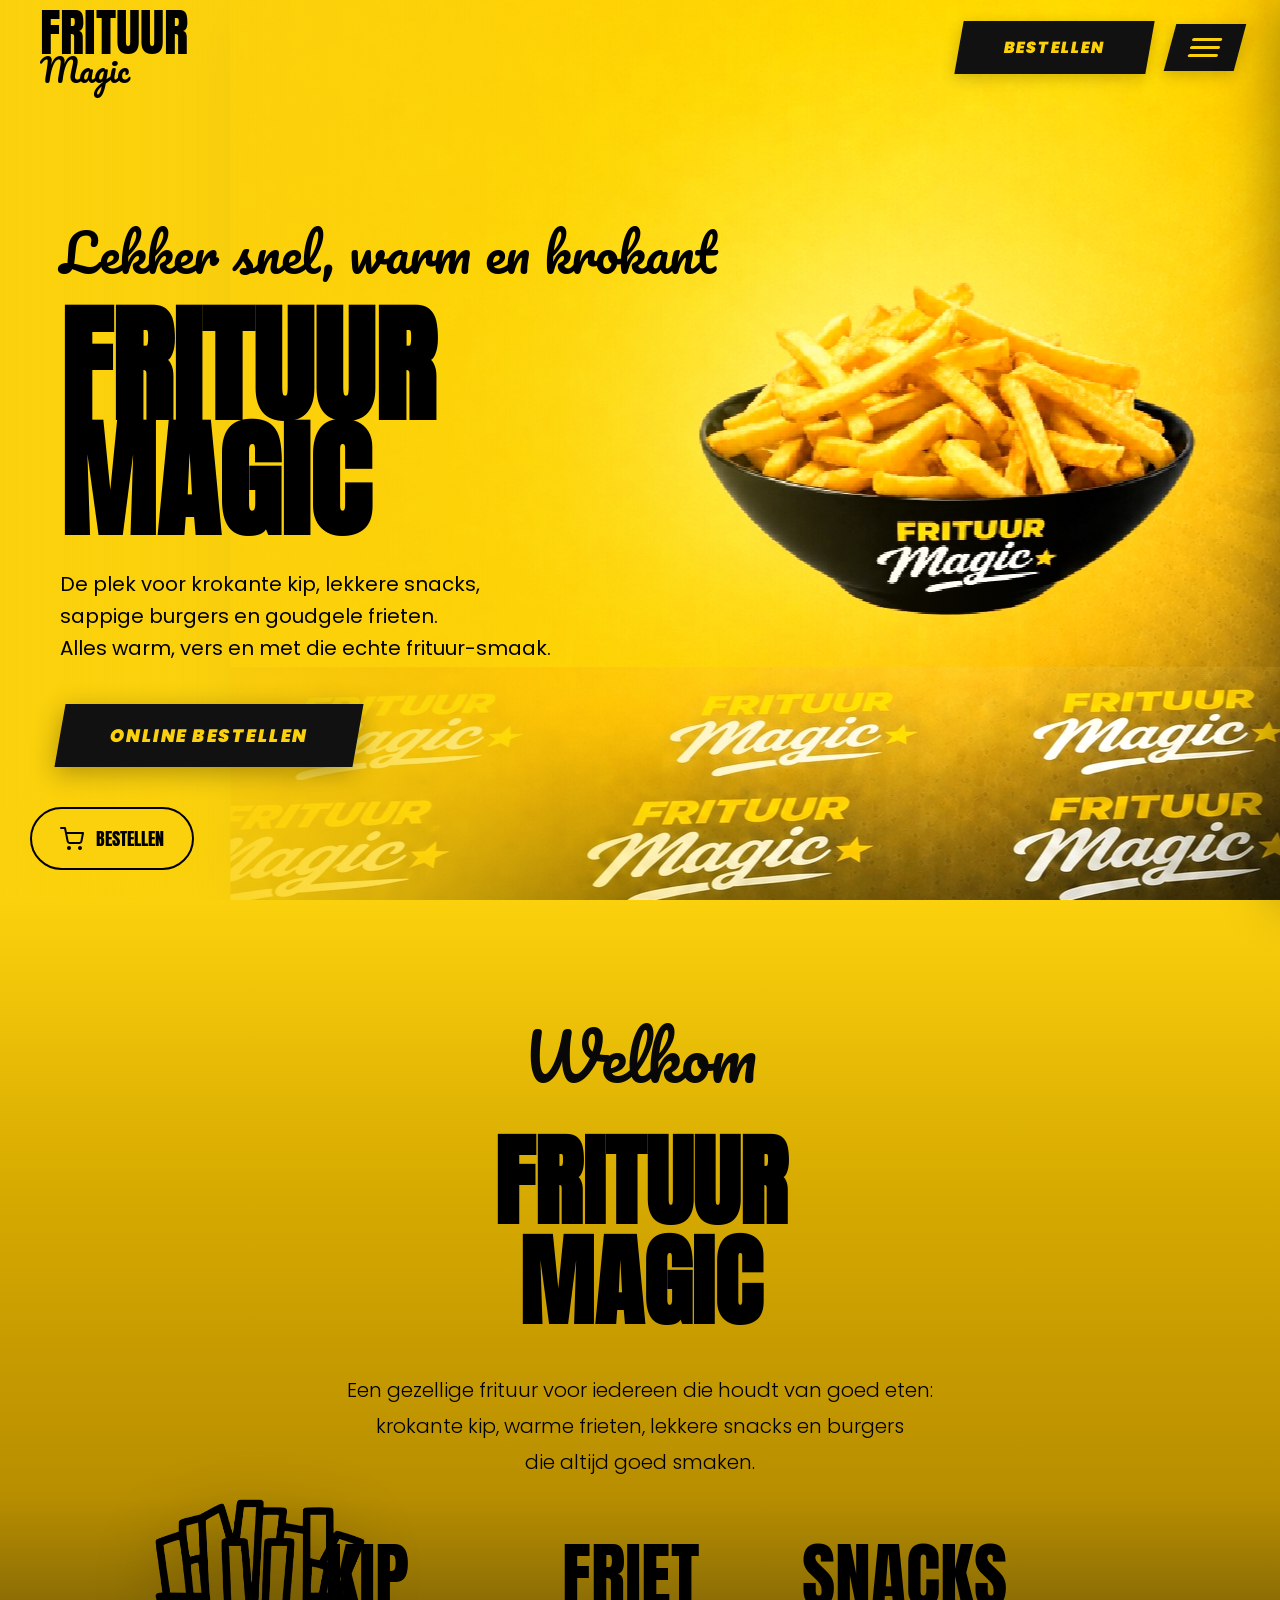
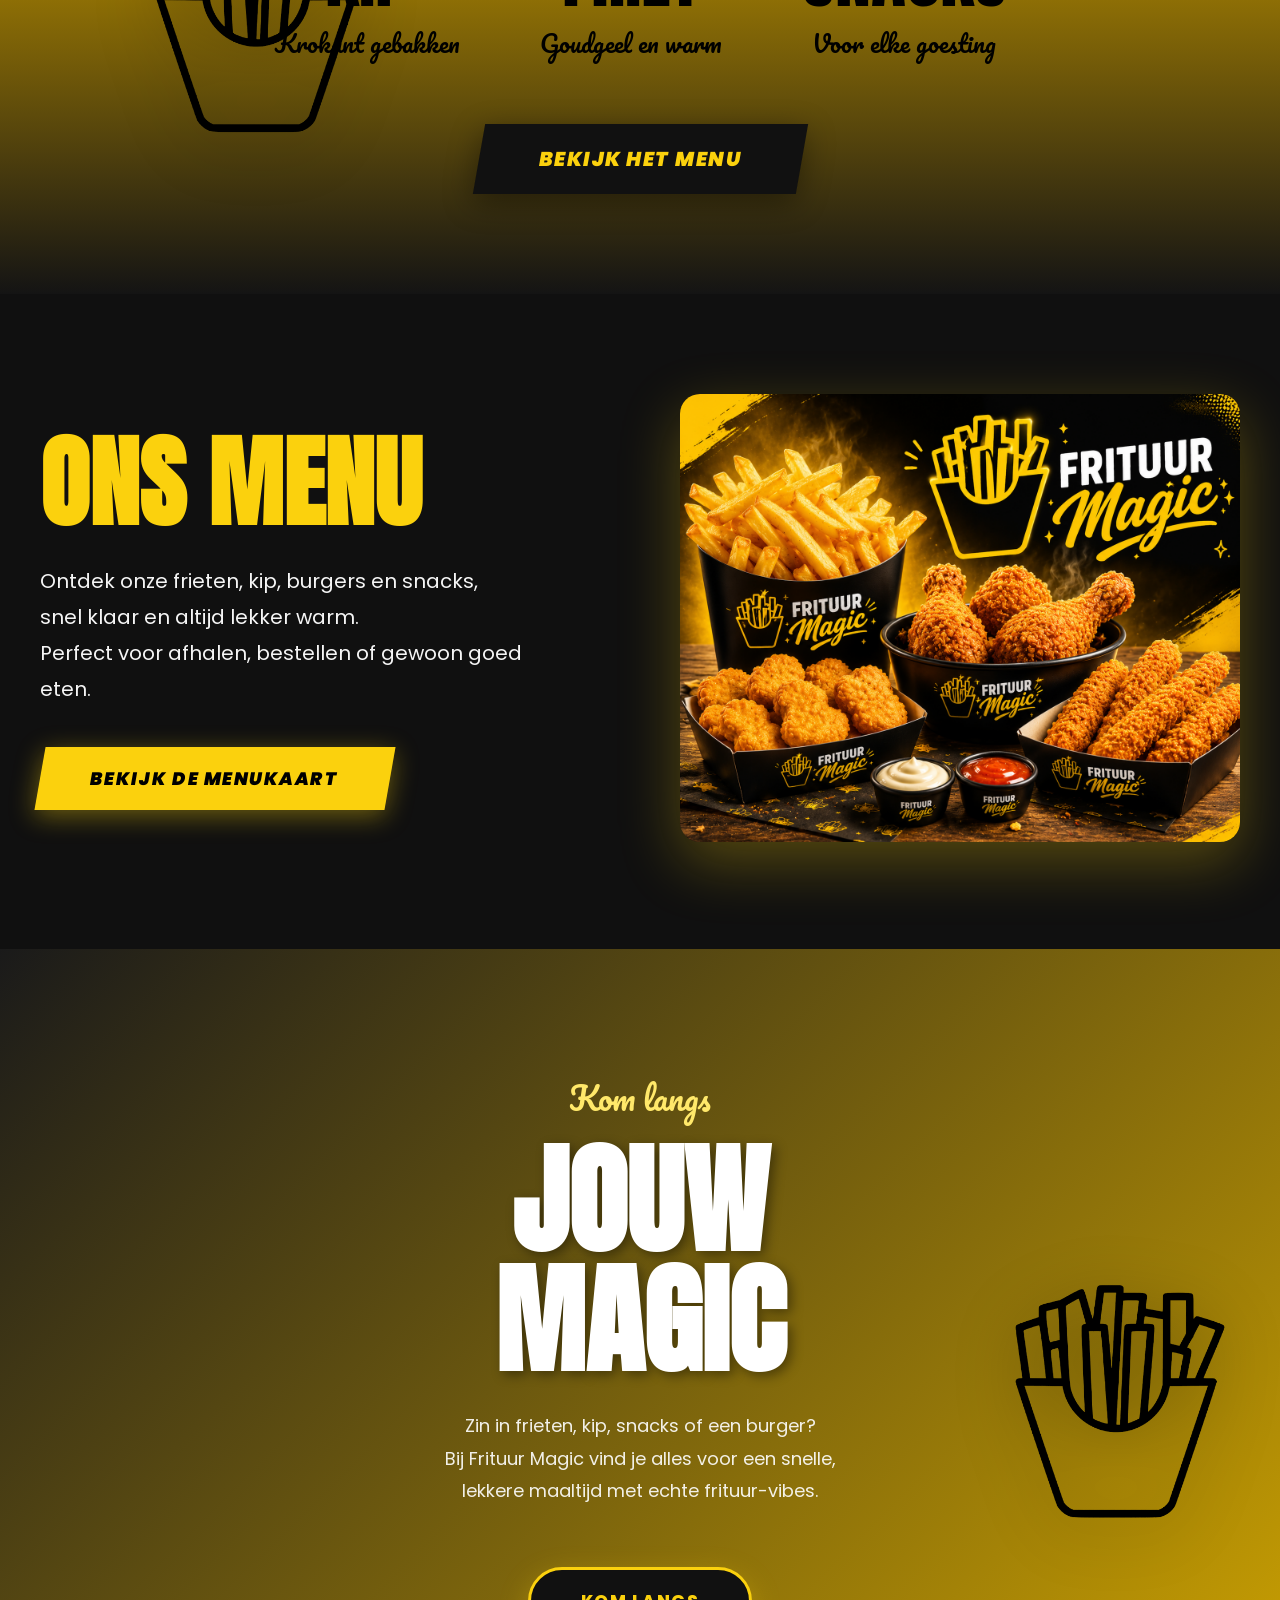
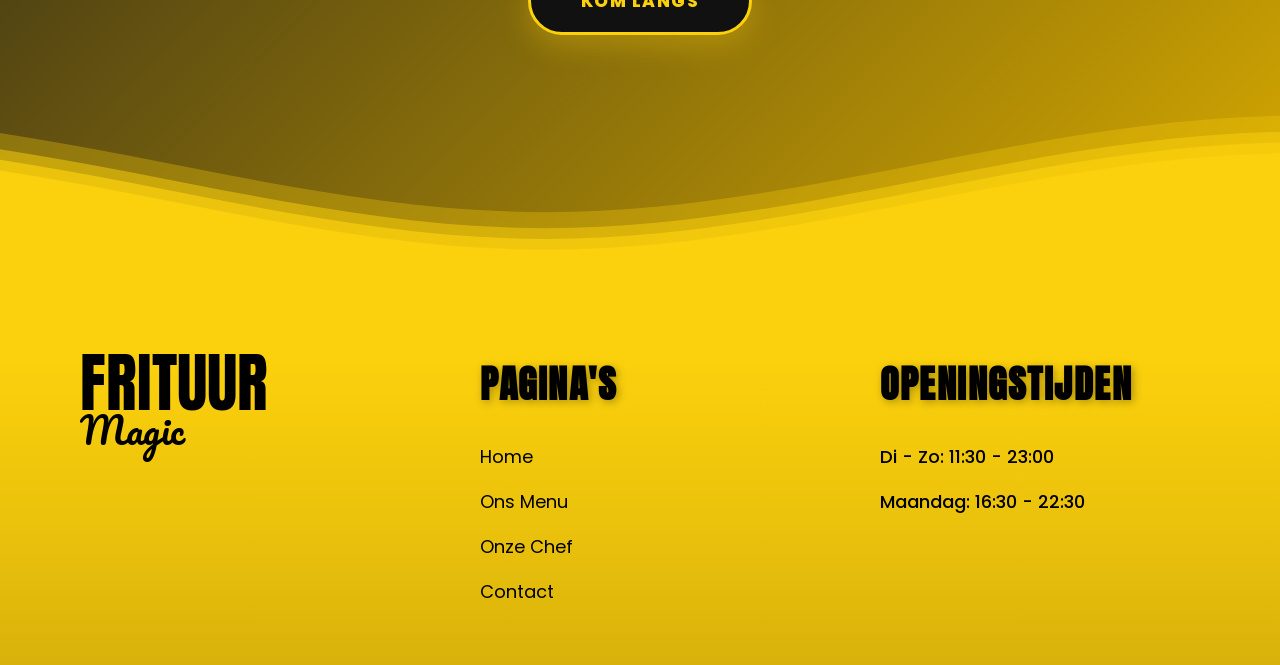
<file: index.html>
<!DOCTYPE html>
<html lang="nl">
<head>
    <meta charset="UTF-8">
    <meta name="viewport" content="width=device-width, initial-scale=1.0">
    <title>Frituur Magic - Kip, snacks, burgers en frieten</title>
    <meta name="description" content="Frituur Magic: lekkere frieten, krokante kip, snacks, burgers en meer. Bestel online of kom langs voor echte frituurklassiekers.">
    <meta name="keywords" content="frituur, frieten, kip, snacks, burgers, frituursnacks, afhalen, bezorgen">

    <!-- Open Graph / Facebook -->
    <meta property="og:type" content="website">
    <meta property="og:url" content="/">
    <meta property="og:title" content="Frituur Magic - Kip, snacks, burgers en frieten">
    <meta property="og:description" content="Lekkere frieten, krokante kip, snacks, burgers en meer. Bestel online of kom langs.">
    <meta property="og:image" content="indexfiles/ban.jpg">

    <!-- Twitter -->
    <meta property="twitter:card" content="summary_large_image">
    <meta property="twitter:url" content="/">
    <meta property="twitter:title" content="Frituur Magic">
    <meta property="twitter:description" content="Lekkere frieten, krokante kip, snacks, burgers en meer.">
    <meta property="twitter:image" content="indexfiles/ban.jpg">

    <!-- Favicons -->
    <link rel="icon" type="image/x-icon" href="favicon.ico">
    <link rel="icon" type="image/png" sizes="32x32" href="favicon-32x32.png">
    <link rel="icon" type="image/png" sizes="16x16" href="favicon-16x16.png">
    <link rel="apple-touch-icon" sizes="180x180" href="apple-touch-icon.png">

    <!-- Belangrijke assets vooraf laden -->
    <link rel="preload" href="indexfiles/frituur-kip.jpg" as="image">
    <link rel="preload" href="indexfiles/style-v2.css" as="style">

    <link rel="stylesheet" href="indexfiles/style-v2.css">
    <link rel="preconnect" href="https://fonts.googleapis.com">
    <link rel="preconnect" href="https://fonts.gstatic.com" crossorigin>
    <link href="https://fonts.googleapis.com/css2?family=Pacifico&family=Anton&family=Poppins:wght@300;400;600;700;800;900&display=swap" rel="stylesheet">
</head>
<body>
    <!-- Navigation -->
    <nav class="navbar">
        <div class="nav-container">
            <div class="logo">
                <a href="index.html" class="logo-text" aria-label="Frituur Magic">
                    FRITUUR <span>Magic</span>
                </a>
            </div>

            <div class="nav-right">
                <a href="menu.html" class="btn-commander-header">
                    BESTELLEN
                </a>
                <div class="hamburger" id="hamburger">
                    <span></span>
                    <span></span>
                    <span></span>
                </div>
            </div>
        </div>
    </nav>

    <!-- Menu zijbalk -->
    <div class="menu-sidebar" id="menuSidebar">
        <div class="menu-sidebar-overlay" id="menuOverlay"></div>
        <div class="menu-sidebar-content">
            <button class="menu-close" id="menuClose">×</button>

            <nav class="sidebar-nav">
                <a href="#accueil" class="sidebar-link">HOME</a>
                <a href="menu.html" class="sidebar-link">MENU</a>
                <a href="chef.html" class="sidebar-link">CHEF</a>
                <a href="contact.html" class="sidebar-link">CONTACT</a>
            </nav>
        </div>
    </div>

    <!-- Hero sectie -->
    <section class="hero" id="accueil">
        <!-- Achtergrondafbeelding -->
        <div class="hero-bg">
            <img src="indexfiles/frituur-kip.jpg" alt="Frituur Magic" class="hero-bg-img" loading="lazy">
            <div class="hero-overlay"></div>
        </div>

        <!-- Content erboven -->
        <div class="hero-container">
            <div class="hero-content">
                <p class="hero-subtitle-cursive">Lekker snel, warm en krokant</p>
                <h1 class="hero-title-mega">
                    FRITUUR<br>Magic
                </h1>
                <p class="hero-description">
                    De plek voor krokante kip, lekkere snacks,<br>
                    sappige burgers en goudgele frieten.<br>
                    Alles warm, vers en met die echte frituur-smaak.
                </p>
                <a href="menu.html" class="btn-commander-hero">
                    ONLINE BESTELLEN
                </a>
            </div>
        </div>

    </section>

    <!-- Franchise sectie -->
    <section class="franchise-section" id="franchise">
        <!-- Decoratieve panda links -->
        <img src="indexfiles/panda.png" alt="Frituur Magic" class="floating-sticker sticker-panda-franchise" loading="lazy">

        <div class="franchise-content">
            <p class="franchise-subtitle-cursive">Welkom</p>
            <h2 class="franchise-title-mega">FRITUUR<br>MAGIC</h2>
            <p class="franchise-description">
                Een gezellige frituur voor iedereen die houdt van goed eten:<br>
                krokante kip, warme frieten, lekkere snacks en burgers<br>
                die altijd goed smaken.
            </p>

            <div class="franchise-stats">
                <div class="stat-item">
                    <span class="stat-number">KIP</span>
                    <span class="stat-label">Krokant gebakken</span>
                </div>
                <div class="stat-item">
                    <span class="stat-number">FRIET</span>
                    <span class="stat-label">Goudgeel en warm</span>
                </div>
                <div class="stat-item">
                    <span class="stat-number">SNACKS</span>
                    <span class="stat-label">Voor elke goesting</span>
                </div>
            </div>

            <a href="menu.html" class="btn-franchise">BEKIJK HET MENU</a>
        </div>

    </section>

    <!-- Menu sectie -->
    <section class="menu-section" id="menu">
        <div class="menu-container">
            <div class="menu-left">
                <h2 class="menu-title">Ons Menu</h2>
                <p class="menu-description">
                    Ontdek onze frieten, kip, burgers en snacks,<br>
                    snel klaar en altijd lekker warm.<br>
                    Perfect voor afhalen, bestellen of gewoon goed eten.
                </p>
                <a href="menu.html" class="btn-voir-menu">BEKIJK DE MENUKAART</a>
            </div>
            <div class="menu-right">
                <img src="indexfiles/ban.jpg" alt="Menu van Frituur Magic" class="menu-img" loading="lazy">
            </div>
        </div>

    </section>

    <!-- Restaurants sectie -->
    <section class="restaurants-section" id="restaurants">
        <div class="container">
            <!-- Panda in de rijst rechts -->
            <img src="indexfiles/panda dans le rit.png" alt="Frituur Magic" class="panda-restaurants-right" loading="lazy">

            <div class="restaurants-header">
                <p class="restaurants-subtitle-cursive">Kom langs</p>
                <h2 class="restaurants-title-mega">JOUW<br>MAGIC</h2>
                <p class="restaurants-description">
                    Zin in frieten, kip, snacks of een burger?<br>
                    Bij Frituur Magic vind je alles voor een snelle,<br>
                    lekkere maaltijd met echte frituur-vibes.
                </p>
            </div>

            <a href="contact.html" class="btn-voir-plus-restos">
                KOM LANGS
            </a>
        </div>
    </section>

    <!-- Footer -->
    <footer class="footer">
        <!-- Geanimeerde golven -->
        <div class="wave-container">
            <svg class="waves" xmlns="http://www.w3.org/2000/svg" viewBox="0 24 150 28" preserveAspectRatio="none">
                <defs>
                    <path id="wave" d="M-160 44c30 0 58-18 88-18s 58 18 88 18 58-18 88-18 58 18 88 18 v44h-352z" />
                </defs>
                <g class="wave-parallax">
                    <use href="#wave" x="48" y="0" fill="rgba(251, 209, 13, 0.3)" />
                    <use href="#wave" x="48" y="3" fill="rgba(251, 209, 13, 0.5)" />
                    <use href="#wave" x="48" y="5" fill="rgba(251, 209, 13, 0.7)" />
                    <use href="#wave" x="48" y="7" fill="#FBD10D" />
                </g>
            </svg>
        </div>

        <div class="footer-main">
            <div class="container">
                <div class="footer-content">
                    <!-- Logo -->
                    <div class="footer-column footer-logo-col">
                        <div class="footer-brand">FRITUUR <span>Magic</span></div>
                    </div>

                    <!-- Pagina's -->
                    <div class="footer-column">
                        <h3 class="footer-title">PAGINA'S</h3>
                        <ul class="footer-links">
                            <li><a href="index.html#accueil">Home</a></li>
                            <li><a href="menu.html">Ons Menu</a></li>
                            <li><a href="chef.html">Onze Chef</a></li>
                            <li><a href="contact.html">Contact</a></li>
                        </ul>
                    </div>

                    <!-- Openingstijden -->
                    <div class="footer-column">
                        <h3 class="footer-title">OPENINGSTIJDEN</h3>
                        <ul class="footer-links">
                            <li style="color: var(--black); font-size: 18px; font-weight: 500;">Di - Zo: 11:30 - 23:00</li>
                            <li style="color: var(--black); font-size: 18px; font-weight: 500;">Maandag: 16:30 - 22:30</li>
                        </ul>
                    </div>
                </div>
            </div>
        </div>

    </footer>



    <!-- Floating Checkout Button -->
    <a href="menu.html" class="floating-checkout" id="floatingCheckout" aria-label="Open bestelopties">
        <svg xmlns="http://www.w3.org/2000/svg" viewBox="0 0 24 24" fill="none" stroke="currentColor" stroke-width="2" stroke-linecap="round" stroke-linejoin="round" class="checkout-icon">
            <circle cx="9" cy="21" r="1"></circle>
            <circle cx="20" cy="21" r="1"></circle>
            <path d="M1 1h4l2.68 13.39a2 2 0 0 0 2 1.61h9.72a2 2 0 0 0 2-1.61L23 6H6"></path>
        </svg>
        <span class="checkout-text">Bestellen</span>
    </a>

    <script src="indexfiles/script.js" defer></script>
</body>
</html>
</file>
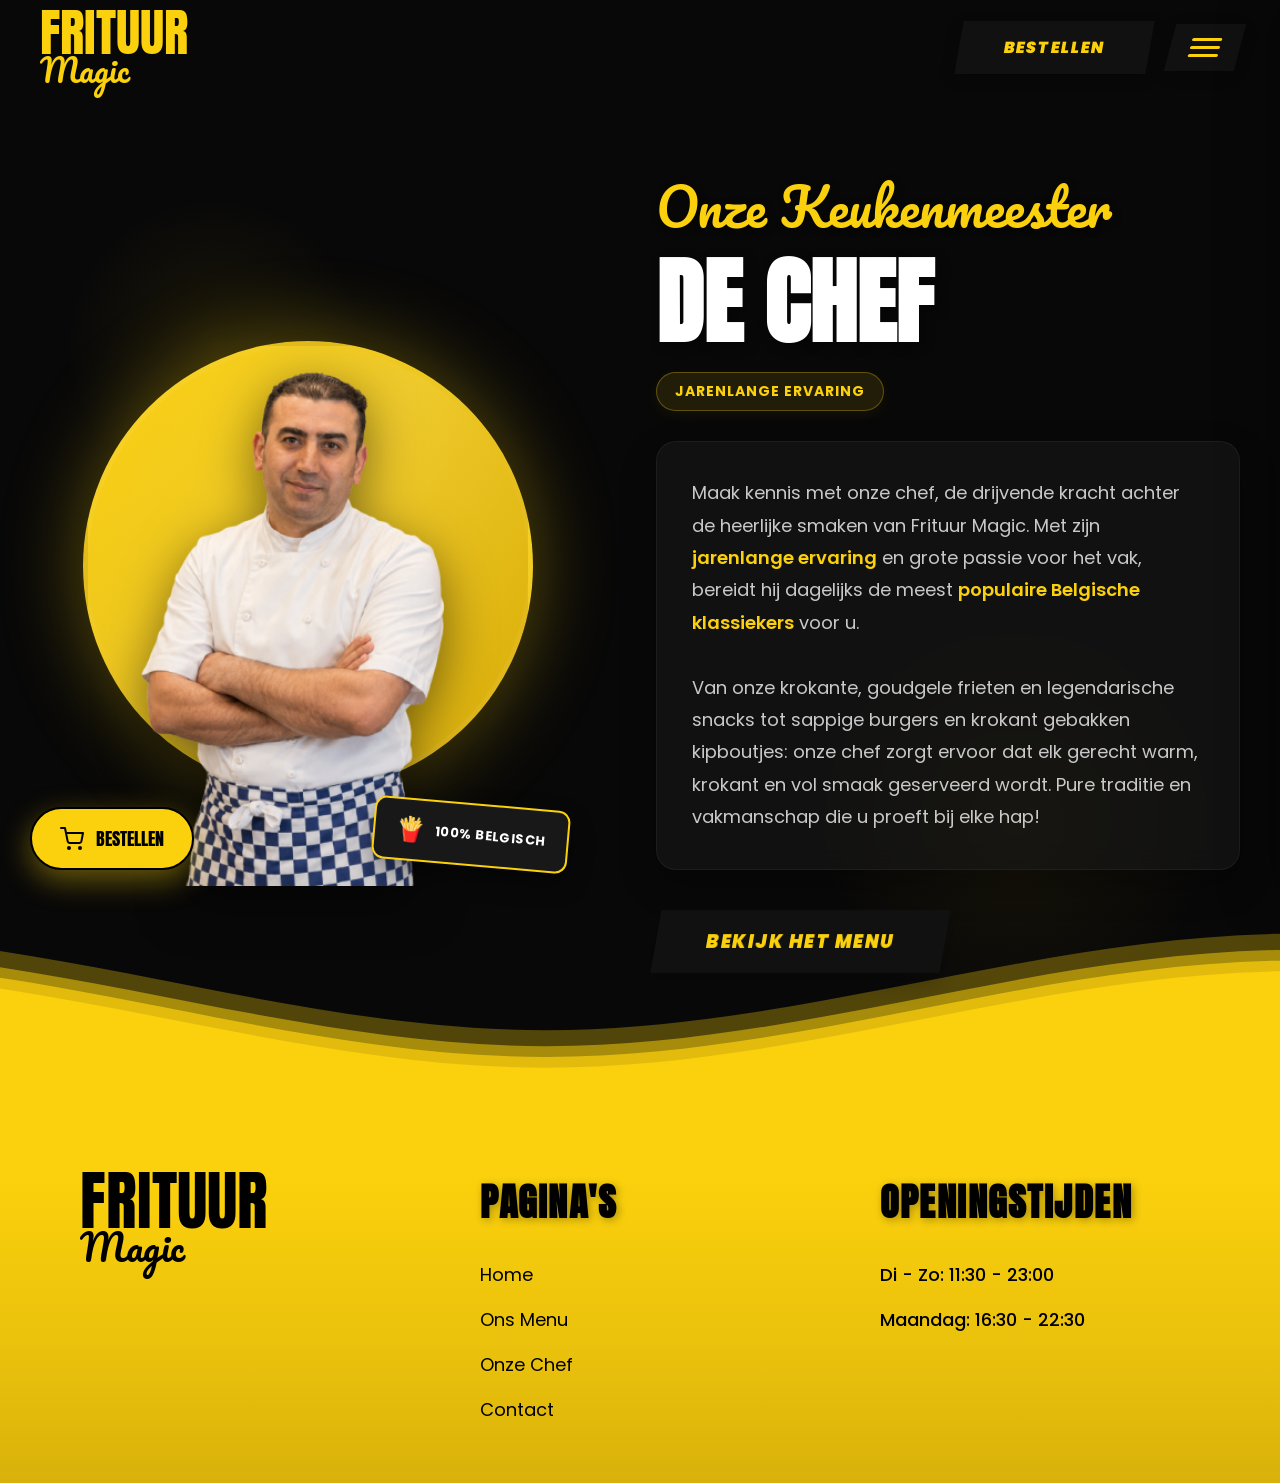
<file: chef.html>
<!DOCTYPE html>
<html lang="nl">
<head>
    <meta charset="UTF-8">
    <meta name="viewport" content="width=device-width, initial-scale=1.0">
    <title>Onze Chef - Frituur Magic</title>
    <meta name="description" content="Ontmoet de chef van Frituur Magic. Met jarenlange ervaring bereidt hij met passie de meest populaire Belgische frituurklassiekers.">
    <meta name="keywords" content="frituur chef, Belgische gerechten, ervaring, frieten, snacks, burgers, frituur klassiekers">

    <!-- Open Graph / Facebook -->
    <meta property="og:type" content="website">
    <meta property="og:url" content="chef.html">
    <meta property="og:title" content="Onze Chef - Frituur Magic">
    <meta property="og:description" content="Ontmoet de chef van Frituur Magic. Met jarenlange ervaring bereidt hij met passie de meest populaire Belgische frituurklassiekers.">
    <meta property="og:image" content="menufiles/chef.png">

    <!-- Twitter -->
    <meta property="twitter:card" content="summary_large_image">
    <meta property="twitter:url" content="chef.html">
    <meta property="twitter:title" content="Onze Chef - Frituur Magic">
    <meta property="twitter:description" content="Ontmoet de chef van Frituur Magic. Met jarenlange ervaring bereidt hij met passie de meest populaire Belgische frituurklassiekers.">
    <meta property="twitter:image" content="menufiles/chef.png">

    <!-- Favicons -->
    <link rel="icon" type="image/x-icon" href="favicon.ico">
    <link rel="icon" type="image/png" sizes="32x32" href="favicon-32x32.png">
    <link rel="icon" type="image/png" sizes="16x16" href="favicon-16x16.png">
    <link rel="apple-touch-icon" sizes="180x180" href="apple-touch-icon.png">

    <!-- Preload crucial style sheets -->
    <link rel="preload" href="indexfiles/style-v2.css" as="style">
    <link rel="preload" href="indexfiles/style-chef.css" as="style">

    <!-- Stylesheets -->
    <link rel="stylesheet" href="indexfiles/style-v2.css">
    <link rel="stylesheet" href="indexfiles/style-chef.css">

    <!-- Google Fonts -->
    <link rel="preconnect" href="https://fonts.googleapis.com">
    <link rel="preconnect" href="https://fonts.gstatic.com" crossorigin>
    <link href="https://fonts.googleapis.com/css2?family=Pacifico&family=Anton&family=Poppins:wght@300;400;600;700;800;900&display=swap" rel="stylesheet">
</head>
<body>
    <!-- Navigation -->
    <nav class="navbar">
        <div class="nav-container">
            <div class="logo">
                <a href="index.html" class="logo-text" aria-label="Frituur Magic">
                    FRITUUR <span>Magic</span>
                </a>
            </div>

            <div class="nav-right">
                <a href="menu.html" class="btn-commander-header">
                    BESTELLEN
                </a>
                <div class="hamburger" id="hamburger">
                    <span></span>
                    <span></span>
                    <span></span>
                </div>
            </div>
        </div>
    </nav>

    <!-- Menu zijbalk -->
    <div class="menu-sidebar" id="menuSidebar">
        <div class="menu-sidebar-overlay" id="menuOverlay"></div>
        <div class="menu-sidebar-content">
            <button class="menu-close" id="menuClose">×</button>

            <nav class="sidebar-nav">
                <a href="index.html" class="sidebar-link">HOME</a>
                <a href="menu.html" class="sidebar-link">MENU</a>
                <a href="chef.html" class="sidebar-link">CHEF</a>
                <a href="contact.html" class="sidebar-link">CONTACT</a>
            </nav>
        </div>
    </div>

    <!-- Chef main section -->
    <div class="chef-page-wrapper">
        <section class="chef-hero">
            <div class="chef-container">
                
                <!-- Left: Chef Image Area -->
                <div class="chef-image-area">
                    <!-- Glowing decorative circle background -->
                    <div class="chef-glow-backdrop"></div>
                    
                    <!-- Chef portrait container -->
                    <div class="chef-image-container">
                        <img src="menufiles/chef.png" alt="Onze Chef" class="chef-portrait" loading="lazy">
                        
                        <!-- Floating sticker badge -->
                        <div class="chef-badge-floating">
                            <span class="chef-badge-icon">🍟</span>
                            <span class="chef-badge-text">100% Belgisch</span>
                        </div>
                    </div>
                </div>

                <!-- Right: Chef Copy Area -->
                <div class="chef-info-area">
                    <p class="chef-subtitle-cursive">Onze Keukenmeester</p>
                    <h1 class="chef-title-mega">DE CHEF</h1>
                    <span class="chef-experience-pill">Jarenlange Ervaring</span>
                    
                    <!-- Chef text card -->
                    <div class="chef-desc-card">
                        <p class="chef-desc-text">
                            Maak kennis met onze chef, de drijvende kracht achter de heerlijke smaken van Frituur Magic. Met zijn <strong>jarenlange ervaring</strong> en grote passie voor het vak, bereidt hij dagelijks de meest <strong>populaire Belgische klassiekers</strong> voor u.
                            <br><br>
                            Van onze krokante, goudgele frieten en legendarische snacks tot sappige burgers en krokant gebakken kipboutjes: onze chef zorgt ervoor dat elk gerecht warm, krokant en vol smaak geserveerd wordt. Pure traditie en vakmanschap die u proeft bij elke hap!
                        </p>
                    </div>

                    <div class="chef-btn-container">
                        <a href="menu.html" class="btn-chef-menu">BEKIJK HET MENU</a>
                    </div>
                </div>

            </div>
        </section>
    </div>

    <!-- Footer -->
    <footer class="footer">
        <!-- Geanimeerde golven -->
        <div class="wave-container">
            <svg class="waves" xmlns="http://www.w3.org/2000/svg" viewBox="0 24 150 28" preserveAspectRatio="none">
                <defs>
                    <path id="wave" d="M-160 44c30 0 58-18 88-18s 58 18 88 18 58-18 88-18 58 18 88 18 v44h-352z" />
                </defs>
                <g class="wave-parallax">
                    <use href="#wave" x="48" y="0" fill="rgba(251, 209, 13, 0.3)" />
                    <use href="#wave" x="48" y="3" fill="rgba(251, 209, 13, 0.5)" />
                    <use href="#wave" x="48" y="5" fill="rgba(251, 209, 13, 0.7)" />
                    <use href="#wave" x="48" y="7" fill="#FBD10D" />
                </g>
            </svg>
        </div>

        <div class="footer-main">
            <div class="container">
                <div class="footer-content">
                    <!-- Logo -->
                    <div class="footer-column footer-logo-col">
                        <div class="footer-brand">FRITUUR <span>Magic</span></div>
                    </div>

                    <!-- Pagina's -->
                    <div class="footer-column">
                        <h3 class="footer-title">PAGINA'S</h3>
                        <ul class="footer-links">
                            <li><a href="index.html#accueil">Home</a></li>
                            <li><a href="menu.html">Ons Menu</a></li>
                            <li><a href="chef.html">Onze Chef</a></li>
                            <li><a href="contact.html">Contact</a></li>
                        </ul>
                    </div>

                    <!-- Openingstijden -->
                    <div class="footer-column">
                        <h3 class="footer-title">OPENINGSTIJDEN</h3>
                        <ul class="footer-links">
                            <li style="color: var(--black); font-size: 18px; font-weight: 500;">Di - Zo: 11:30 - 23:00</li>
                            <li style="color: var(--black); font-size: 18px; font-weight: 500;">Maandag: 16:30 - 22:30</li>
                        </ul>
                    </div>
                </div>
            </div>
        </div>
    </footer>



    <!-- Floating Checkout Button -->
    <a href="menu.html" class="floating-checkout" id="floatingCheckout" aria-label="Open bestelopties">
        <svg xmlns="http://www.w3.org/2000/svg" viewBox="0 0 24 24" fill="none" stroke="currentColor" stroke-width="2" stroke-linecap="round" stroke-linejoin="round" class="checkout-icon">
            <circle cx="9" cy="21" r="1"></circle>
            <circle cx="20" cy="21" r="1"></circle>
            <path d="M1 1h4l2.68 13.39a2 2 0 0 0 2 1.61h9.72a2 2 0 0 0 2-1.61L23 6H6"></path>
        </svg>
        <span class="checkout-text">Bestellen</span>
    </a>

    <!-- Script -->
    <script src="indexfiles/script.js" defer></script>
</body>
</html>
</file>
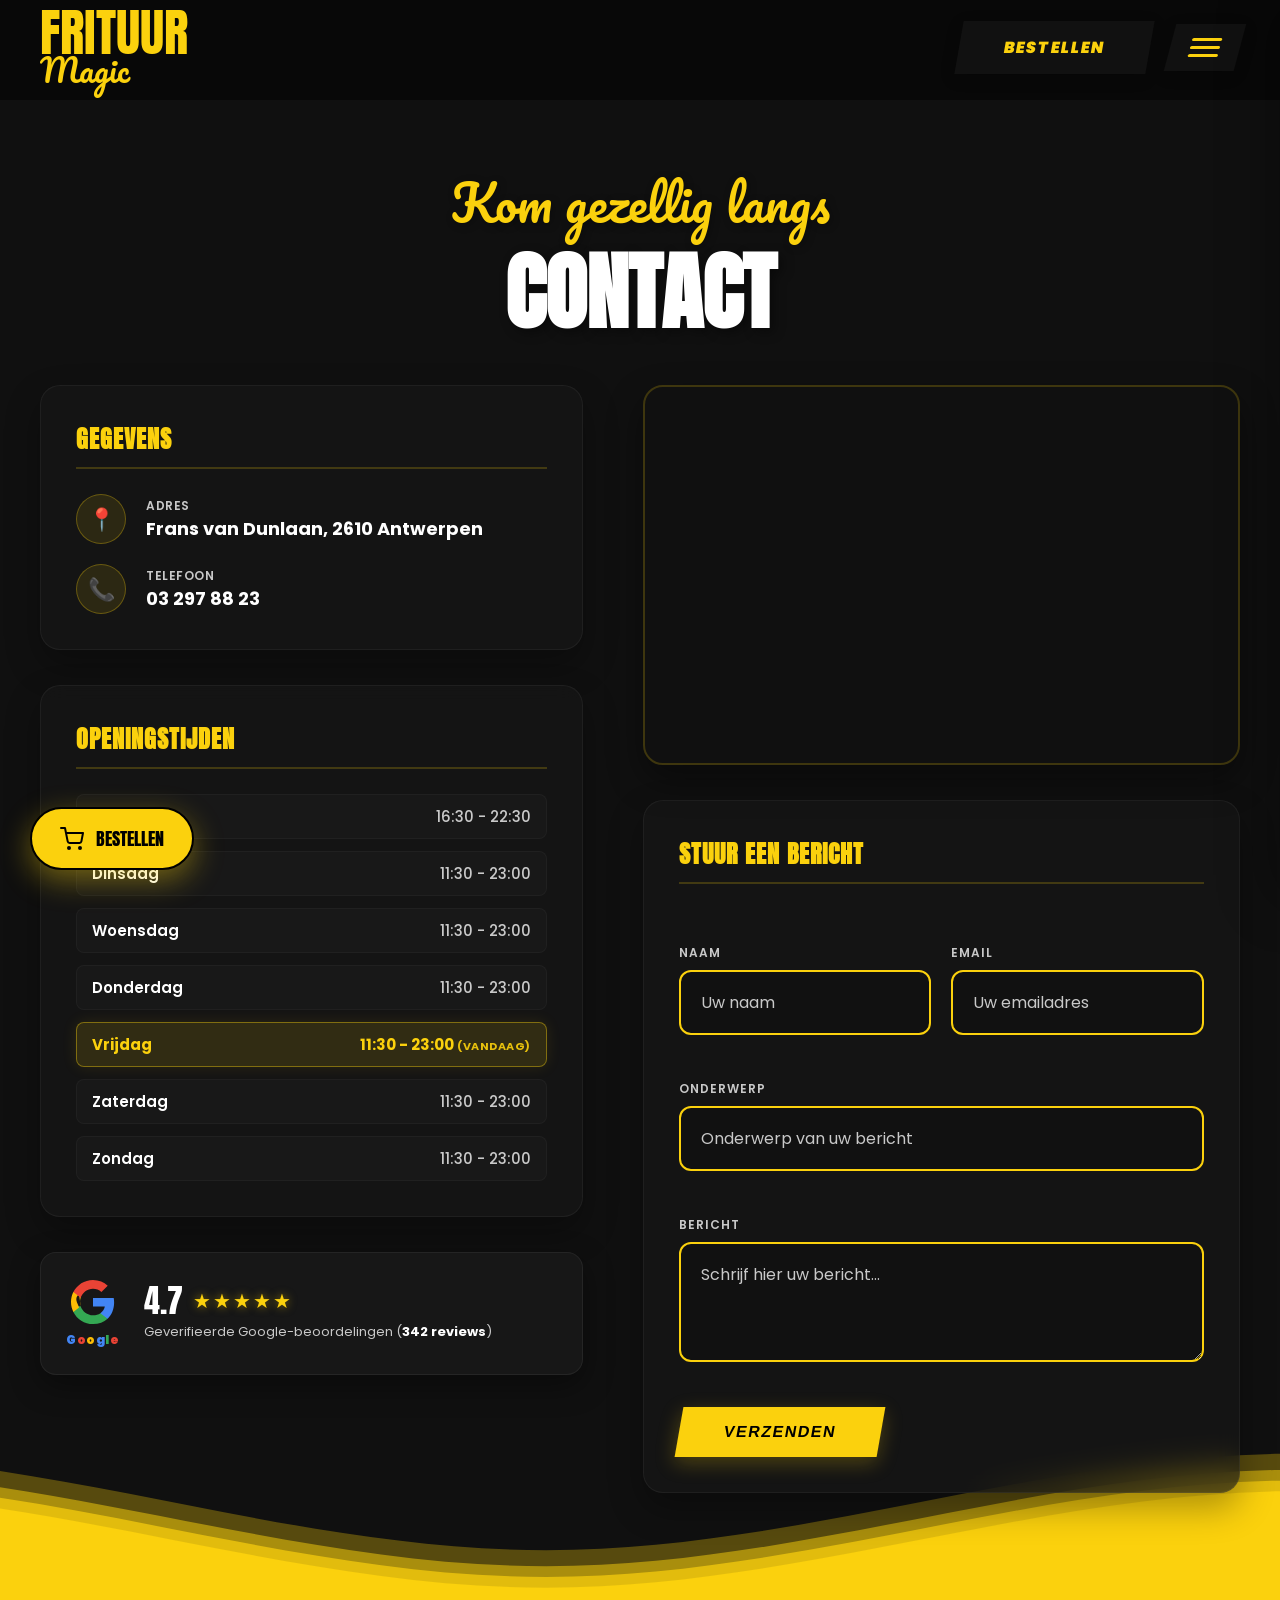
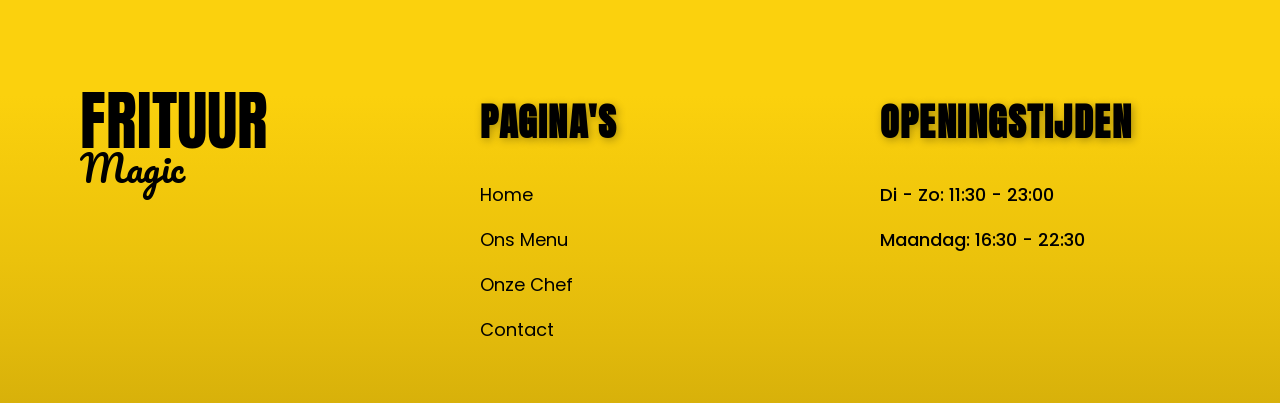
<file: contact.html>
<!DOCTYPE html>
<html lang="nl">
<head>
    <meta charset="UTF-8">
    <meta name="viewport" content="width=device-width, initial-scale=1.0">
    <title>Contact & Openingstijden - Frituur Magic</title>
    <meta name="description" content="Kom langs bij Frituur Magic op de Frans van Dunlaan in Antwerpen. Bekijk onze openingstijden, neem contact met ons op of stuur een bericht.">
    <meta name="keywords" content="frituur contact, openingstijden frituur, Frans van Dunlaan Antwerpen, telefoonnummer frituur, bericht sturen">

    <!-- Open Graph / Facebook -->
    <meta property="og:type" content="website">
    <meta property="og:url" content="contact.html">
    <meta property="og:title" content="Contact & Openingstijden - Frituur Magic">
    <meta property="og:description" content="Kom langs bij Frituur Magic op de Frans van Dunlaan in Antwerpen. Bekijk onze openingstijden, neem contact met ons op of stuur een bericht.">
    <meta property="og:image" content="indexfiles/ban.jpg">

    <!-- Twitter -->
    <meta property="twitter:card" content="summary_large_image">
    <meta property="twitter:url" content="contact.html">
    <meta property="twitter:title" content="Contact & Openingstijden - Frituur Magic">
    <meta property="twitter:description" content="Kom langs bij Frituur Magic op de Frans van Dunlaan in Antwerpen. Bekijk onze openingstijden, neem contact met ons op of stuur een bericht.">
    <meta property="twitter:image" content="indexfiles/ban.jpg">

    <!-- Favicons -->
    <link rel="icon" type="image/x-icon" href="favicon.ico">
    <link rel="icon" type="image/png" sizes="32x32" href="favicon-32x32.png">
    <link rel="icon" type="image/png" sizes="16x16" href="favicon-16x16.png">
    <link rel="apple-touch-icon" sizes="180x180" href="apple-touch-icon.png">

    <!-- Preload crucial style sheets -->
    <link rel="preload" href="indexfiles/style-v2.css" as="style">
    <link rel="preload" href="indexfiles/style-contact.css" as="style">

    <!-- Stylesheets -->
    <link rel="stylesheet" href="indexfiles/style-v2.css">
    <link rel="stylesheet" href="indexfiles/style-contact.css">

    <!-- Google Fonts -->
    <link rel="preconnect" href="https://fonts.googleapis.com">
    <link rel="preconnect" href="https://fonts.gstatic.com" crossorigin>
    <link href="https://fonts.googleapis.com/css2?family=Pacifico&family=Anton&family=Poppins:wght@300;400;600;700;800;900&display=swap" rel="stylesheet">
</head>
<body>
    <!-- Navigation -->
    <nav class="navbar">
        <div class="nav-container">
            <div class="logo">
                <a href="index.html" class="logo-text" aria-label="Frituur Magic">
                    FRITUUR <span>Magic</span>
                </a>
            </div>

            <div class="nav-right">
                <a href="menu.html" class="btn-commander-header">
                    BESTELLEN
                </a>
                <div class="hamburger" id="hamburger">
                    <span></span>
                    <span></span>
                    <span></span>
                </div>
            </div>
        </div>
    </nav>

    <!-- Menu zijbalk -->
    <div class="menu-sidebar" id="menuSidebar">
        <div class="menu-sidebar-overlay" id="menuOverlay"></div>
        <div class="menu-sidebar-content">
            <button class="menu-close" id="menuClose">×</button>

            <nav class="sidebar-nav">
                <a href="index.html" class="sidebar-link">HOME</a>
                <a href="menu.html" class="sidebar-link">MENU</a>
                <a href="chef.html" class="sidebar-link">CHEF</a>
                <a href="contact.html" class="sidebar-link">CONTACT</a>
            </nav>
        </div>
    </div>

    <!-- Contact main section -->
    <div class="contact-page-wrapper">
        <section class="contact-section">
            <div class="contact-container">
                
                <div class="contact-header">
                    <p class="contact-subtitle-cursive">Kom gezellig langs</p>
                    <h1 class="contact-title-mega">CONTACT</h1>
                </div>

                <div class="contact-grid">
                    
                    <!-- Left Column: Details & Opening Hours -->
                    <div class="contact-details-col">
                        
                        <!-- Contact Info Card -->
                        <div class="contact-info-card">
                            <h2 class="contact-card-title">Gegevens</h2>
                            <div class="info-rows">
                                <div class="info-row">
                                    <div class="info-icon-box">📍</div>
                                    <div class="info-text-box">
                                        <span class="info-label">Adres</span>
                                        <a href="https://maps.google.com/?q=Frans+van+Dunlaan,+2610+Antwerpen" target="_blank" class="info-value">Frans van Dunlaan, 2610 Antwerpen</a>
                                    </div>
                                </div>
                                <div class="info-row">
                                    <div class="info-icon-box">📞</div>
                                    <div class="info-text-box">
                                        <span class="info-label">Telefoon</span>
                                        <a href="tel:032978823" class="info-value">03 297 88 23</a>
                                    </div>
                                </div>
                            </div>
                        </div>

                        <!-- Opening Hours Card -->
                        <div class="contact-info-card">
                            <h2 class="contact-card-title">Openingstijden</h2>
                            <div class="hours-table">
                                <div class="hours-row" id="hours-monday">
                                    <span class="day-name">Maandag</span>
                                    <span class="day-time">16:30 - 22:30</span>
                                </div>
                                <div class="hours-row" id="hours-tuesday">
                                    <span class="day-name">Dinsdag</span>
                                    <span class="day-time">11:30 - 23:00</span>
                                </div>
                                <div class="hours-row" id="hours-wednesday">
                                    <span class="day-name">Woensdag</span>
                                    <span class="day-time">11:30 - 23:00</span>
                                </div>
                                <div class="hours-row" id="hours-thursday">
                                    <span class="day-name">Donderdag</span>
                                    <span class="day-time">11:30 - 23:00</span>
                                </div>
                                <div class="hours-row" id="hours-friday">
                                    <span class="day-name">Vrijdag</span>
                                    <span class="day-time">11:30 - 23:00</span>
                                </div>
                                <div class="hours-row" id="hours-saturday">
                                    <span class="day-name">Zaterdag</span>
                                    <span class="day-time">11:30 - 23:00</span>
                                </div>
                                <div class="hours-row" id="hours-sunday">
                                    <span class="day-name">Zondag</span>
                                    <span class="day-time">11:30 - 23:00</span>
                                </div>
                            </div>
                        </div>

                        <!-- Google Rating Card -->
                        <div class="google-review-card">
                            <div class="google-badge-logo">
                                <!-- Simulated Google G icon using SVG -->
                                <svg class="google-icon-svg" viewBox="0 0 24 24">
                                    <path fill="#4285F4" d="M22.56 12.25c0-.78-.07-1.53-.2-2.25H12v4.26h5.92c-.26 1.37-1.04 2.53-2.21 3.31v2.77h3.57c2.08-1.92 3.28-4.74 3.28-8.09z"/>
                                    <path fill="#34A853" d="M12 23c2.97 0 5.46-.98 7.28-2.66l-3.57-2.77c-.98.66-2.23 1.06-3.71 1.06-2.86 0-5.29-1.93-6.16-4.53H2.18v2.84C3.99 20.53 7.7 23 12 23z"/>
                                    <path fill="#FBBC05" d="M5.84 14.09c-.22-.66-.35-1.36-.35-2.09s.13-1.43.35-2.09V7.06H2.18C1.43 8.55 1 10.22 1 12s.43 3.45 1.18 4.94l2.85-2.22c-.87-2.6-2.6-4.53 0-6.63z"/>
                                    <path fill="#EA4335" d="M12 5.38c1.62 0 3.06.56 4.21 1.64l3.15-3.15C17.45 2.09 14.97 1 12 1 7.7 1 3.99 3.47 2.18 7.06l3.66 2.84c.87-2.6 3.3-4.52 6.16-4.52z"/>
                                </svg>
                                <div class="google-logo-text">
                                    <span>G</span><span>o</span><span>o</span><span>g</span><span>l</span><span>e</span>
                                </div>
                            </div>
                            <div class="google-rating-info">
                                <div class="google-stars-row">
                                    <span class="google-rating-num">4.7</span>
                                    <div class="google-stars">★★★★★</div>
                                </div>
                                <div class="google-reviews-count">
                                    Geverifieerde Google-beoordelingen (<strong>342 reviews</strong>)
                                </div>
                            </div>
                        </div>

                    </div>

                    <!-- Right Column: Map & Form -->
                    <div class="contact-interactive-col">
                        
                        <!-- Google Maps Embed -->
                        <div class="map-container">
                            <iframe 
                                class="map-iframe"
                                src="https://www.google.com/maps/embed?pb=!1m18!1m12!1m3!1d2502.8272559582236!2d4.417240315809315!3d51.171873379581456!2m3!1f0!2f0!3f0!3m2!1i1024!2i768!4f13.1!3m3!1m2!1s0x47c3f7076d54cfeb%3A0xe5a363db8e056d68!2sFrans%20van%20Dunlaan%2C%202610%20Antwerpen%2C%20Belgium!5e0!3m2!1snl!2sbe!4v1700000000000!5m2!1snl!2sbe" 
                                allowfullscreen="" 
                                loading="lazy" 
                                referrerpolicy="no-referrer-when-downgrade"
                                title="Locatie Frituur Magic">
                            </iframe>
                        </div>

                        <!-- Contact Form Card -->
                        <div class="contact-form-card">
                            <h2 class="contact-card-title">Stuur een bericht</h2>
                            <form class="contact-form">
                                <div class="form-group-row">
                                    <div class="form-group">
                                        <label for="name" class="form-label">Naam</label>
                                        <input type="text" id="name" class="form-input" placeholder="Uw naam" required>
                                    </div>
                                    <div class="form-group">
                                        <label for="email" class="form-label">Email</label>
                                        <input type="email" id="email" class="form-input" placeholder="Uw emailadres" required>
                                    </div>
                                </div>
                                <div class="form-group">
                                    <label for="subject" class="form-label">Onderwerp</label>
                                    <input type="text" id="subject" class="form-input" placeholder="Onderwerp van uw bericht" required>
                                </div>
                                <div class="form-group">
                                    <label for="message" class="form-label">Bericht</label>
                                    <textarea id="message" class="form-input" placeholder="Schrijf hier uw bericht..." required></textarea>
                                </div>
                                <button type="submit" class="btn-submit-form">VERZENDEN</button>
                            </form>
                        </div>

                    </div>

                </div>

            </div>
        </section>
    </div>

    <!-- Footer -->
    <footer class="footer">
        <!-- Geanimeerde golven -->
        <div class="wave-container">
            <svg class="waves" xmlns="http://www.w3.org/2000/svg" viewBox="0 24 150 28" preserveAspectRatio="none">
                <defs>
                    <path id="wave" d="M-160 44c30 0 58-18 88-18s 58 18 88 18 58-18 88-18 58 18 88 18 v44h-352z" />
                </defs>
                <g class="wave-parallax">
                    <use href="#wave" x="48" y="0" fill="rgba(251, 209, 13, 0.3)" />
                    <use href="#wave" x="48" y="3" fill="rgba(251, 209, 13, 0.5)" />
                    <use href="#wave" x="48" y="5" fill="rgba(251, 209, 13, 0.7)" />
                    <use href="#wave" x="48" y="7" fill="#FBD10D" />
                </g>
            </svg>
        </div>

        <div class="footer-main">
            <div class="container">
                <div class="footer-content">
                    <!-- Logo -->
                    <div class="footer-column footer-logo-col">
                        <div class="footer-brand">FRITUUR <span>Magic</span></div>
                    </div>

                    <!-- Pagina's -->
                    <div class="footer-column">
                        <h3 class="footer-title">PAGINA'S</h3>
                        <ul class="footer-links">
                            <li><a href="index.html#accueil">Home</a></li>
                            <li><a href="menu.html">Ons Menu</a></li>
                            <li><a href="chef.html">Onze Chef</a></li>
                            <li><a href="contact.html">Contact</a></li>
                        </ul>
                    </div>

                    <!-- Openingstijden -->
                    <div class="footer-column">
                        <h3 class="footer-title">OPENINGSTIJDEN</h3>
                        <ul class="footer-links">
                            <li style="color: var(--black); font-size: 18px; font-weight: 500;">Di - Zo: 11:30 - 23:00</li>
                            <li style="color: var(--black); font-size: 18px; font-weight: 500;">Maandag: 16:30 - 22:30</li>
                        </ul>
                    </div>
                </div>
            </div>
        </div>
    </footer>



    <!-- Floating Checkout Button -->
    <a href="menu.html" class="floating-checkout" id="floatingCheckout" aria-label="Open bestelopties">
        <svg xmlns="http://www.w3.org/2000/svg" viewBox="0 0 24 24" fill="none" stroke="currentColor" stroke-width="2" stroke-linecap="round" stroke-linejoin="round" class="checkout-icon">
            <circle cx="9" cy="21" r="1"></circle>
            <circle cx="20" cy="21" r="1"></circle>
            <path d="M1 1h4l2.68 13.39a2 2 0 0 0 2 1.61h9.72a2 2 0 0 0 2-1.61L23 6H6"></path>
        </svg>
        <span class="checkout-text">Bestellen</span>
    </a>

    <!-- Scripts -->
    <script src="indexfiles/script.js" defer></script>
    
    <!-- Script to highlight current day in opening hours -->
    <script>
        document.addEventListener('DOMContentLoaded', () => {
            const daysOfWeek = ['sunday', 'monday', 'tuesday', 'wednesday', 'thursday', 'friday', 'saturday'];
            const currentDay = daysOfWeek[new Date().getDay()];
            const todayRow = document.getElementById('hours-' + currentDay);
            if (todayRow) {
                todayRow.classList.add('today');
                // Optional: Append a small text indicating it's today
                const dayTime = todayRow.querySelector('.day-time');
                if (dayTime) {
                    dayTime.innerHTML += ' <span style="font-size: 11px; text-transform: uppercase; letter-spacing: 0.5px; opacity: 0.9;">(Vandaag)</span>';
                }
            }
        });
    </script>
</body>
</html>
</file>
<file: indexfiles/style-v2.css>
/* ========================================
   FRITUUR MAGIC
   Couleurs: Jaune & Noir
   ======================================== */

:root {
    --primary-rose: #FBD10D;
    --dark-rose: #D6A900;
    --light-rose: #FFE86A;
    --white: #ffffff;
    --black: #000000;
    --surface-dark: #080808;
    --surface-elevated: #111111;
    --surface-soft: #181818;
    --text-dark: #f5f5f5;
    --text-gray: #c9c9c9;
    --transition-smooth: cubic-bezier(0.4, 0, 0.2, 1);
    --shadow-soft: 0 4px 20px rgba(0, 0, 0, 0.1);
    --shadow-medium: 0 8px 30px rgba(251, 209, 13, 0.25);
    --shadow-strong: 0 15px 50px rgba(251, 209, 13, 0.4);
}

* {
    margin: 0;
    padding: 0;
    box-sizing: border-box;
}

html {
    scroll-behavior: smooth;
    scroll-padding-top: 100px;
    overflow-x: hidden;
}

body {
    font-family: 'Poppins', sans-serif;
    color: var(--text-dark);
    background: var(--surface-dark);
    overflow-x: hidden;
    -webkit-font-smoothing: antialiased;
    -moz-osx-font-smoothing: grayscale;
}

/* Focus visible pour accessibilité */
:focus-visible {
    outline: 3px solid var(--primary-rose);
    outline-offset: 3px;
}

/* Amélioration du scroll sur iOS */
@supports (-webkit-touch-callout: none) {
    body {
        -webkit-overflow-scrolling: touch;
    }
}

/* ========================================
   FLOATING STICKERS - UX DE FOU!
   ======================================== */

.floating-sticker {
    position: absolute;
    animation: floatRotate 8s ease-in-out infinite;
    filter: drop-shadow(0 10px 25px rgba(0, 0, 0, 0.2));
    z-index: 5;
    transition: all 0.4s cubic-bezier(0.4, 0, 0.2, 1);
    will-change: transform;
    transform: translate3d(0, 0, 0);
}

@keyframes floatRotate {
    0%, 100% {
        transform: translate3d(0, 0, 0) rotate(-8deg);
    }
    50% {
        transform: translate3d(0, -40px, 0) rotate(8deg);
    }
}

@keyframes floatBounce {
    0%, 100% {
        transform: translate3d(0, 0, 0) scale(1);
    }
    50% {
        transform: translate3d(0, -25px, 0) scale(1.05);
    }
}

@keyframes spin {
    0% {
        transform: rotate(0deg);
    }
    100% {
        transform: rotate(360deg);
    }
}

/* Hero Stickers */
.sticker-poulet-hero {
    width: 200px;
    top: 150px;
    right: 120px;
    animation: floatRotate 7s ease-in-out infinite;
    animation-delay: 0s;
}

.sticker-flamme-hero {
    width: 120px;
    bottom: 200px;
    left: 80px;
    animation: floatBounce 5s ease-in-out infinite;
    animation-delay: 1s;
}

.sticker-riz-hero {
    width: 150px;
    top: 300px;
    left: 150px;
    animation: floatRotate 9s ease-in-out infinite;
    animation-delay: 0.5s;
}

/* Franchise Section Stickers */
.sticker-panda-franchise {
    width: 220px;
    bottom: 150px;
    left: 150px;
    opacity: 1;
    animation: pandaFloat 4s ease-in-out infinite;
    filter: drop-shadow(0 10px 30px rgba(0, 0, 0, 0.3));
    z-index: 10;
}

@keyframes pandaFloat {
    0%, 100% {
        transform: translateY(0px) rotate(-5deg);
    }
    50% {
        transform: translateY(-20px) rotate(5deg);
    }
}

.sticker-sauce-franchise {
    width: 100px;
    top: 120px;
    right: 100px;
    animation: floatRotate 8s ease-in-out infinite;
    animation-delay: 1.2s;
}

/* Menu Section Stickers */
.sticker-smoothie {
    width: 140px;
    top: 80px;
    right: 100px;
    animation: floatBounce 7s ease-in-out infinite;
    animation-delay: 0.8s;
}

.sticker-poulet-menu {
    width: 160px;
    bottom: 120px;
    left: 120px;
    animation: floatRotate 6.5s ease-in-out infinite;
    animation-delay: 0.2s;
}

/* Hover effects ultra dynamiques */
.floating-sticker:hover {
    animation-play-state: paused;
    transform: scale(1.3) rotate(15deg) !important;
    filter: drop-shadow(0 20px 50px rgba(251, 209, 13, 0.6));
    cursor: pointer;
}

/* Scroll Indicator avec 3 flèches */
.scroll-indicator {
    position: absolute;
    bottom: 40px;
    left: 50%;
    transform: translateX(-50%);
    z-index: 10;
    animation: bounceDown 2s ease-in-out infinite;
}

@keyframes bounceDown {
    0%, 100% {
        transform: translateX(-50%) translateY(0px);
        opacity: 1;
    }
    50% {
        transform: translateX(-50%) translateY(15px);
        opacity: 0.7;
    }
}

.scroll-arrows {
    width: 60px;
    height: auto;
    filter: drop-shadow(0 5px 15px rgba(251, 209, 13, 0.5));
}

/* Flèches de navigation interactives */
.arrow-link {
    position: absolute;
    bottom: 50px;
    width: 100px;
    z-index: 10;
    transition: all 0.4s cubic-bezier(0.4, 0, 0.2, 1);
    animation: slideHorizontal 3s ease-in-out infinite;
}

@keyframes slideHorizontal {
    0%, 100% {
        transform: translateX(0px);
    }
    50% {
        transform: translateX(20px);
    }
}

.arrow-right {
    right: 80px;
}

.arrow-link img {
    width: 100%;
    height: auto;
    filter: drop-shadow(0 8px 20px rgba(251, 209, 13, 0.4));
    transition: all 0.3s ease;
}

.arrow-link:hover {
    animation-play-state: paused;
    transform: translateX(15px) scale(1.2) !important;
}

.arrow-link:hover img {
    filter: drop-shadow(0 15px 40px rgba(251, 209, 13, 0.8));
}

/* ========================================
   NAVIGATION - Rose Gradient
   ======================================== */

.navbar {
    position: fixed;
    top: 0;
    left: 0;
    width: 100%;
    background: transparent;
    box-shadow: none;
    z-index: 1000;
    padding: 0;
    transition: transform 0.3s ease;
}

.nav-container {
    max-width: 1400px;
    margin: 0 auto;
    padding: 10px 40px;
    display: flex;
    justify-content: space-between;
    align-items: center;
}

.logo {
    display: flex;
    align-items: center;
}

.logo-img {
    height: 160px;
    width: auto;
}

.logo-text {
    display: flex;
    flex-direction: column;
    color: var(--black);
    font-family: 'Anton', sans-serif;
    font-size: clamp(30px, 4vw, 56px);
    line-height: 0.9;
    letter-spacing: 0;
    text-decoration: none;
    text-transform: uppercase;
}

.logo-text span {
    color: var(--black);
    font-family: 'Pacifico', cursive;
    font-size: 0.62em;
    text-transform: none;
}

.logo h1 {
    font-size: 28px;
    font-weight: 900;
    color: var(--white);
    letter-spacing: 2px;
}

.nav-right {
    display: flex;
    align-items: center;
    gap: 20px;
}

.btn-commander-header {
    transform: skewX(-10deg);
    background: var(--surface-elevated);
    color: var(--primary-rose);
    padding: 14px 45px;
    font-weight: 900;
    font-size: 16px;
    letter-spacing: 1px;
    border: none;
    cursor: pointer;
    text-decoration: none;
    transition: all 0.3s ease;
    box-shadow: 0 4px 15px rgba(0, 0, 0, 0.2);
}

.btn-commander-header:hover {
    background: var(--black);
    color: var(--white);
    transform: skewX(-10deg) translateY(-2px);
    box-shadow: 0 6px 20px rgba(0, 0, 0, 0.3);
}

.hamburger {
    display: flex;
    flex-direction: column;
    cursor: pointer;
    gap: 5px;
    padding: 14px 20px;
    background: var(--surface-elevated);
    transform: skewX(-15deg);
    box-shadow: 0 4px 15px rgba(0, 0, 0, 0.2);
    transition: all 0.3s ease;
}

.hamburger:hover {
    background: var(--black);
    transform: skewX(-15deg) translateY(-2px);
    box-shadow: 0 6px 20px rgba(0, 0, 0, 0.3);
}

.hamburger span {
    width: 30px;
    height: 3px;
    background: var(--primary-rose);
    border-radius: 2px;
    transition: all 0.3s ease;
}

.hamburger:hover span {
    background: var(--surface-elevated);
}

/* ========================================
   MENU SIDEBAR
   ======================================== */

.menu-sidebar {
    position: fixed;
    top: 0;
    right: 0;
    width: 100%;
    height: 100%;
    z-index: 9999;
    pointer-events: none;
}

.menu-sidebar.active {
    pointer-events: all;
}

.menu-sidebar-overlay {
    position: absolute;
    top: 0;
    left: 0;
    width: 100%;
    height: 100%;
    background: rgba(0, 0, 0, 0);
    transition: background 0.4s ease;
    pointer-events: none;
}

.menu-sidebar.active .menu-sidebar-overlay {
    background: rgba(0, 0, 0, 0.7);
    pointer-events: all;
}

.menu-sidebar-content {
    position: absolute;
    top: 0;
    right: 0;
    width: 450px;
    max-width: 85%;
    height: 100%;
    background: linear-gradient(135deg, #D6A900 0%, #FBD10D 100%);
    transform: translateX(100%);
    transition: transform 0.4s cubic-bezier(0.4, 0, 0.2, 1);
    display: flex;
    flex-direction: column;
    padding: 40px;
    box-shadow: -10px 0 50px rgba(0, 0, 0, 0.3);
}

.menu-sidebar.active .menu-sidebar-content {
    transform: translateX(0);
}

.menu-close {
    position: absolute;
    top: 30px;
    right: 30px;
    width: 50px;
    height: 50px;
    background: transparent;
    border: none;
    font-size: 50px;
    color: var(--white);
    cursor: pointer;
    line-height: 1;
    transition: transform 0.3s ease;
}

.menu-close:hover {
    transform: rotate(90deg);
}

.sidebar-nav {
    display: flex;
    flex-direction: column;
    gap: 0;
    margin-top: 120px;
}

.sidebar-link {
    font-family: 'Anton', sans-serif;
    font-size: 56px;
    color: var(--white);
    text-decoration: none;
    padding: 20px 0;
    transition: all 0.3s ease;
    letter-spacing: normal;
    position: relative;
    text-shadow: 4px 4px 12px rgba(0, 0, 0, 0.4);
    line-height: 1;
}

.sidebar-link:hover {
    padding-left: 20px;
    color: var(--black);
    text-shadow: 6px 6px 16px rgba(0, 0, 0, 0.5);
    transform: scale(1.05);
}

/* ========================================
   HERO SECTION - Background Overlay Style
   ======================================== */

.hero {
    position: relative;
    min-height: 100vh;
    display: flex;
    align-items: center;
    overflow: hidden;
    background: #FBD10D;
}

.hero-bg {
    position: absolute;
    top: 0;
    left: 0;
    width: 100%;
    height: 100%;
    z-index: 1;
    overflow: hidden;
}

.hero-bg::after {
    content: '';
    position: absolute;
    top: -50%;
    right: -50%;
    width: 40%;
    height: 200%;
    background: linear-gradient(
        90deg,
        rgba(255, 255, 255, 0) 0%,
        rgba(0, 0, 0, 0.35) 50%,
        rgba(255, 255, 255, 0) 100%
    );
    transform: rotate(25deg);
    animation: shine 4s ease-in-out infinite;
    pointer-events: none;
    z-index: 3;
}

@keyframes shine {
    0% {
        right: -50%;
    }
    30%, 100% {
        right: 150%;
    }
}

.hero-bg-img {
    width: 120%;
    height: 100%;
    object-fit: cover;
    object-position: right center;
    transform: translateX(15%);
    animation: floatFrituur 3s ease-in-out infinite, pulseGlow 2s ease-in-out infinite alternate;
    filter: brightness(1.1) contrast(1.05) drop-shadow(0 20px 40px rgba(0, 0, 0, 0.3));
    will-change: transform, filter;
}

@keyframes floatFrituur {
    0%, 100% {
        transform: translateX(15%) translateY(0px) scale(1);
    }
    50% {
        transform: translateX(15%) translateY(-10px) scale(1.02);
    }
}

@keyframes pulseGlow {
    0% {
        filter: brightness(1.1) contrast(1.05) drop-shadow(0 20px 40px rgba(0, 0, 0, 0.3));
    }
    100% {
        filter: brightness(1.15) contrast(1.08) drop-shadow(0 25px 50px rgba(251, 209, 13, 0.4));
    }
}

.hero-overlay {
    position: absolute;
    top: 0;
    left: 0;
    width: 100%;
    height: 100%;
    background:
        linear-gradient(90deg,
            rgba(251, 209, 13, 1) 0%,
            rgba(251, 209, 13, 0.98) 5%,
            rgba(251, 209, 13, 0.95) 10%,
            rgba(251, 209, 13, 0.9) 15%,
            rgba(251, 209, 13, 0.85) 20%,
            rgba(251, 209, 13, 0.78) 25%,
            rgba(251, 209, 13, 0.7) 30%,
            rgba(251, 209, 13, 0.6) 35%,
            rgba(251, 209, 13, 0.5) 40%,
            rgba(251, 209, 13, 0.4) 45%,
            rgba(251, 209, 13, 0.3) 50%,
            rgba(251, 209, 13, 0.22) 55%,
            rgba(251, 209, 13, 0.15) 60%,
            rgba(251, 209, 13, 0.1) 65%,
            rgba(251, 209, 13, 0.06) 70%,
            rgba(251, 209, 13, 0.03) 75%,
            rgba(251, 209, 13, 0.01) 80%,
            rgba(251, 209, 13, 0) 85%
        );
}

.hero-container {
    position: relative;
    z-index: 10;
    max-width: 1400px;
    margin: 0;
    padding: 0 60px;
    width: 100%;
}

.hero-content {
    max-width: 750px;
    color: var(--white);
}

.hero-subtitle-cursive {
    font-family: 'Pacifico', cursive;
    font-size: 52px;
    color: var(--white);
    margin-top: 80px;
    margin-bottom: 10px;
    text-shadow: 2px 2px 8px rgba(0, 0, 0, 0.3);
    animation: fadeInDown 1s ease-out;
}

@keyframes fadeInDown {
    from {
        opacity: 0;
        transform: translateY(-30px);
    }
    to {
        opacity: 1;
        transform: translateY(0);
    }
}

.hero-title-mega {
    font-family: 'Anton', sans-serif;
    font-size: clamp(70px, 10vw, 140px);
    line-height: 0.9;
    color: var(--white);
    letter-spacing: normal;
    margin-bottom: 30px;
    text-transform: uppercase;
    text-shadow: 4px 4px 12px rgba(0, 0, 0, 0.4);
    animation: fadeInUp 1.2s ease-out 0.3s backwards;
}

@keyframes fadeInUp {
    from {
        opacity: 0;
        transform: translateY(50px);
    }
    to {
        opacity: 1;
        transform: translateY(0);
    }
}

.hero-description {
    font-size: 20px;
    line-height: 1.6;
    color: var(--white);
    margin-bottom: 40px;
    font-weight: 400;
    text-shadow: 1px 1px 6px rgba(0, 0, 0, 0.3);
    animation: fadeIn 1.5s ease-out 0.6s backwards;
}

@keyframes fadeIn {
    from {
        opacity: 0;
    }
    to {
        opacity: 1;
    }
}

.btn-commander-hero {
    display: inline-block;
    transform: skewX(-10deg);
    background: var(--surface-elevated);
    color: var(--primary-rose);
    padding: 18px 50px;
    font-weight: 900;
    font-size: 18px;
    letter-spacing: 1.5px;
    text-decoration: none;
    transition: all 0.4s cubic-bezier(0.4, 0, 0.2, 1);
    box-shadow: 0 6px 25px rgba(0, 0, 0, 0.3);
    border: none;
    cursor: pointer;
    position: relative;
    overflow: hidden;
    animation: scaleIn 0.8s ease-out 0.9s backwards;
}

@keyframes scaleIn {
    from {
        opacity: 0;
        transform: scale(0.5) skewX(-10deg);
    }
    to {
        opacity: 1;
        transform: scale(1) skewX(-10deg);
    }
}

.btn-commander-hero::before {
    content: '';
    position: absolute;
    top: 50%;
    left: 50%;
    width: 0;
    height: 0;
    border-radius: 50%;
    background: var(--black);
    transform: translate(-50%, -50%);
    transition: width 0.6s ease, height 0.6s ease;
    z-index: -1;
}

.btn-commander-hero:hover::before {
    width: 400%;
    height: 400%;
}

.btn-commander-hero:hover {
    color: var(--white) !important;
    transform: skewX(-10deg) translateY(-5px) scale(1.05);
    box-shadow: 0 15px 45px rgba(251, 209, 13, 0.5);
}

/* ========================================
   FRANCHISE SECTION
   ======================================== */

.franchise-section {
    min-height: 100vh;
    background: linear-gradient(180deg, #FBD10D 0%, #D6A900 30%, #B88E00 60%, #141414 100%);
    position: relative;
    display: flex;
    align-items: center;
    justify-content: center;
    padding: 100px 40px;
    overflow: hidden;
}

.franchise-content {
    position: relative;
    z-index: 2;
    text-align: center;
    max-width: 1000px;
    color: var(--white);
}

.franchise-subtitle-cursive {
    font-family: 'Pacifico', cursive;
    font-size: 64px;
    color: #FDE047;
    margin-bottom: 20px;
    text-shadow: 3px 3px 10px rgba(0, 0, 0, 0.3);
}

.franchise-title-mega {
    font-family: 'Anton', sans-serif;
    font-size: clamp(60px, 8vw, 100px);
    line-height: 1;
    color: var(--white);
    letter-spacing: normal;
    margin-bottom: 40px;
    text-transform: uppercase;
    text-shadow: 5px 5px 15px rgba(0, 0, 0, 0.4);
}

.franchise-description {
    font-size: 20px;
    line-height: 1.8;
    color: var(--white);
    margin-bottom: 60px;
    font-weight: 300;
    text-shadow: 2px 2px 8px rgba(0, 0, 0, 0.3);
}

.franchise-stats {
    display: flex;
    justify-content: center;
    gap: 80px;
    margin-bottom: 60px;
    flex-wrap: wrap;
}

.stat-item {
    display: flex;
    flex-direction: column;
    align-items: center;
    gap: 10px;
    animation: scaleIn 0.8s ease-out backwards;
    transition: transform 0.3s ease;
}

.stat-item:nth-child(1) {
    animation-delay: 1.2s;
}

.stat-item:nth-child(2) {
    animation-delay: 1.4s;
}

.stat-item:nth-child(3) {
    animation-delay: 1.6s;
}

.stat-item:hover {
    transform: scale(1.15) rotate(-3deg);
}

.stat-number {
    font-family: 'Anton', sans-serif;
    font-size: 72px;
    color: var(--white);
    line-height: 1;
    text-shadow: 4px 4px 12px rgba(0, 0, 0, 0.4);
}

.stat-label {
    font-family: 'Pacifico', cursive;
    font-size: 24px;
    color: var(--white);
    text-shadow: 2px 2px 6px rgba(0, 0, 0, 0.3);
}

.btn-franchise {
    display: inline-block;
    transform: skewX(-10deg);
    background: var(--surface-elevated);
    color: var(--primary-rose);
    padding: 20px 60px;
    font-weight: 900;
    font-size: 20px;
    letter-spacing: 1.5px;
    text-decoration: none;
    transition: all 0.3s ease;
    box-shadow: 0 8px 30px rgba(0, 0, 0, 0.4);
    border: none;
    cursor: pointer;
}

.btn-franchise:hover {
    background: var(--black);
    color: var(--white);
    transform: skewX(-10deg) translateY(-3px);
    box-shadow: 0 12px 40px rgba(0, 0, 0, 0.5);
}

/* ========================================
   MENU SECTION
   ======================================== */

.menu-section {
    padding: 100px 0;
    background: #101010;
    position: relative;
}

.menu-container {
    max-width: 1400px;
    margin: 0 auto;
    padding: 0 40px;
    display: grid;
    grid-template-columns: 1fr 1fr;
    gap: 80px;
    align-items: center;
}

.menu-left {
    padding-right: 40px;
}

.menu-title {
    font-family: 'Anton', sans-serif;
    font-size: clamp(60px, 8vw, 100px);
    color: var(--primary-rose);
    margin-bottom: 30px;
    letter-spacing: normal;
    text-transform: uppercase;
    line-height: 1;
}

.menu-description {
    font-size: 20px;
    line-height: 1.8;
    color: var(--text-dark);
    font-weight: 400;
    margin-bottom: 40px;
}

.btn-voir-menu {
    display: inline-block;
    transform: skewX(-10deg);
    background: var(--primary-rose);
    color: var(--white);
    padding: 18px 50px;
    font-weight: 900;
    font-size: 18px;
    letter-spacing: 1.5px;
    text-decoration: none;
    transition: all 0.3s ease;
    box-shadow: 0 6px 25px rgba(251, 209, 13, 0.4);
    border: none;
    cursor: pointer;
}

.btn-voir-menu:hover {
    background: var(--black);
    color: var(--white);
    transform: skewX(-10deg) translateY(-3px);
    box-shadow: 0 10px 35px rgba(0, 0, 0, 0.4);
}

.menu-right {
    position: relative;
}

.menu-img {
    width: 100%;
    height: auto;
    border-radius: 20px;
    box-shadow: 0 20px 60px rgba(251, 209, 13, 0.3);
}

/* Responsive Menu */
@media (max-width: 968px) {
    .menu-container {
        grid-template-columns: 1fr;
        gap: 40px;
    }

    .menu-left {
        padding-right: 0;
        text-align: center;
    }
}

/* Swiper Carousel */
.menuSwiper {
    padding: 20px 0 80px;
}

.swiper-slide {
    height: auto;
}

.menu-card {
    background: var(--surface-elevated);
    border-radius: 20px;
    overflow: hidden;
    box-shadow: 0 10px 40px rgba(251, 209, 13, 0.15);
    transition: all 0.3s ease;
    height: 100%;
    display: flex;
    flex-direction: column;
}

.menu-card:hover {
    transform: translateY(-10px);
    box-shadow: 0 15px 50px rgba(251, 209, 13, 0.25);
}

.card-image {
    width: 100%;
    height: 280px;
    overflow: hidden;
}

.placeholder-image {
    width: 100%;
    height: 100%;
    display: flex;
    align-items: center;
    justify-content: center;
    font-size: 80px;
}

.rose-gradient {
    background: linear-gradient(135deg, #FFE86A 0%, #FBD10D 100%);
}

.card-content {
    padding: 30px;
    flex-grow: 1;
    display: flex;
    flex-direction: column;
}

.card-content h3 {
    font-size: 26px;
    font-weight: 700;
    color: var(--text-dark);
    margin-bottom: 12px;
}

.card-content p {
    font-size: 15px;
    color: var(--text-gray);
    line-height: 1.6;
    margin-bottom: 20px;
    flex-grow: 1;
}

.card-footer {
    display: flex;
    justify-content: space-between;
    align-items: center;
    margin-top: auto;
}

.price {
    font-size: 28px;
    font-weight: 900;
    color: var(--primary-rose);
}

.badge {
    background: linear-gradient(135deg, #FFE86A 0%, #FBD10D 100%);
    color: var(--white);
    padding: 6px 14px;
    border-radius: 20px;
    font-size: 13px;
    font-weight: 700;
}

.badge.popular {
    background: linear-gradient(135deg, #FCD34D 0%, #F59E0B 100%);
}

/* Swiper Navigation */
.swiper-button-next,
.swiper-button-prev {
    color: var(--primary-rose);
    width: 50px;
    height: 50px;
    background: var(--surface-elevated);
    border-radius: 50%;
    box-shadow: 0 4px 15px rgba(251, 209, 13, 0.2);
}

.swiper-button-next:after,
.swiper-button-prev:after {
    font-size: 22px;
    font-weight: 900;
}

.swiper-pagination-bullet {
    width: 12px;
    height: 12px;
    background: var(--primary-rose);
    opacity: 0.3;
}

.swiper-pagination-bullet-active {
    opacity: 1;
    background: var(--primary-rose);
}

/* ========================================
   RESTAURANTS SECTION - HOME PAGE
   ======================================== */

.restaurants-section {
    padding: 120px 40px 220px;
    background: linear-gradient(135deg, #1a1a1a 0%, #D6A900 100%);
    margin-bottom: 0;
    position: relative;
    overflow: hidden;
}

/* Panda dans le riz à droite */
.panda-restaurants-right {
    position: absolute;
    right: 50px;
    top: 50%;
    transform: translateY(-50%);
    width: 220px;
    opacity: 1;
    animation: pandaBounce 3s ease-in-out infinite;
    filter: drop-shadow(0 10px 30px rgba(0, 0, 0, 0.3));
    z-index: 5;
}

@keyframes pandaBounce {
    0%, 100% {
        transform: translateY(-50%) rotate(-3deg);
    }
    50% {
        transform: translateY(-55%) rotate(3deg);
    }
}

.container {
    max-width: 1200px;
    margin: 0 auto;
    padding: 0 40px;
}

/* Header de la section restaurants */
.restaurants-header {
    text-align: center;
    margin-bottom: 60px;
}

.restaurants-subtitle-cursive {
    font-family: 'Pacifico', cursive;
    font-size: 32px;
    color: var(--light-rose);
    margin-bottom: 15px;
}

.restaurants-title-mega {
    font-family: 'Anton', sans-serif;
    font-size: clamp(60px, 10vw, 120px);
    color: var(--white);
    margin-bottom: 30px;
    letter-spacing: normal;
    line-height: 1;
    text-shadow: 4px 4px 12px rgba(0, 0, 0, 0.4);
}

.restaurants-description {
    font-size: 18px;
    color: rgba(255, 255, 255, 0.9);
    line-height: 1.8;
    max-width: 700px;
    margin: 0 auto;
}

/* Grid des restaurants */
.restaurants-grid-home {
    display: grid;
    grid-template-columns: repeat(auto-fit, minmax(320px, 1fr));
    gap: 35px;
    margin-bottom: 60px;
}

/* Cards restaurants */
.restaurant-card-home {
    background: rgba(17, 17, 17, 0.95);
    backdrop-filter: blur(20px);
    padding: 40px 35px;
    border-radius: 25px;
    border: 3px solid rgba(251, 209, 13, 0.3);
    transition: all 0.4s cubic-bezier(0.4, 0, 0.2, 1);
    position: relative;
    overflow: hidden;
}

.restaurant-card-home::before {
    content: '';
    position: absolute;
    top: 0;
    left: 0;
    width: 100%;
    height: 100%;
    background: linear-gradient(135deg, rgba(251, 209, 13, 0.05) 0%, rgba(214, 169, 0, 0.1) 100%);
    opacity: 0;
    transition: opacity 0.4s ease;
    z-index: 0;
}

.restaurant-card-home:hover::before {
    opacity: 1;
}

.restaurant-card-home:hover {
    transform: translateY(-10px);
    box-shadow: 0 20px 60px rgba(251, 209, 13, 0.4);
    border-color: var(--primary-rose);
}

.restaurant-card-header {
    display: flex;
    justify-content: space-between;
    align-items: center;
    margin-bottom: 25px;
    position: relative;
    z-index: 1;
}

.restaurant-badge-home {
    background: linear-gradient(135deg, #10B981 0%, #059669 100%);
    color: var(--white);
    padding: 8px 20px;
    border-radius: 20px;
    font-weight: 700;
    font-size: 13px;
    letter-spacing: 1px;
    box-shadow: 0 4px 15px rgba(16, 185, 129, 0.3);
}

.soon-badge {
    background: linear-gradient(135deg, #F59E0B 0%, #D97706 100%);
    box-shadow: 0 4px 15px rgba(245, 158, 11, 0.3);
}

.restaurant-icon {
    font-size: 28px;
}

.restaurant-city-home {
    font-family: 'Anton', sans-serif;
    font-size: 42px;
    color: var(--primary-rose);
    margin-bottom: 15px;
    letter-spacing: normal;
    position: relative;
    z-index: 1;
}

.restaurant-address {
    font-size: 17px;
    color: var(--text-dark);
    line-height: 1.6;
    margin-bottom: 20px;
    position: relative;
    z-index: 1;
}

.restaurant-hours-home {
    display: flex;
    align-items: center;
    gap: 10px;
    background: rgba(251, 209, 13, 0.08);
    padding: 15px 20px;
    border-radius: 12px;
    margin-bottom: 25px;
    font-size: 15px;
    color: var(--text-dark);
    font-weight: 500;
    position: relative;
    z-index: 1;
}

.hours-icon {
    font-size: 20px;
}

.btn-order-home {
    display: block;
    width: 100%;
    padding: 16px;
    background: linear-gradient(135deg, var(--primary-rose) 0%, var(--dark-rose) 100%);
    color: var(--white);
    text-decoration: none;
    text-align: center;
    border-radius: 12px;
    font-weight: 700;
    font-size: 16px;
    letter-spacing: 1px;
    transition: all 0.3s ease;
    box-shadow: 0 8px 20px rgba(251, 209, 13, 0.3);
    position: relative;
    z-index: 1;
}

.btn-order-home:hover {
    transform: translateY(-3px);
    box-shadow: 0 12px 30px rgba(251, 209, 13, 0.5);
}

/* Card Coming Soon */
.coming-soon-home {
    opacity: 0.85;
}

.soon-text-home {
    font-size: 16px;
    color: var(--text-gray);
    font-style: italic;
    margin-top: 15px;
    position: relative;
    z-index: 1;
}

/* CTA Card Franchise */
.cta-card-home {
    background: linear-gradient(135deg, var(--primary-rose) 0%, var(--dark-rose) 100%);
    padding: 40px 35px;
    border-radius: 25px;
    text-align: center;
    border: 3px solid rgba(0, 0, 0, 0.35);
    transition: all 0.4s cubic-bezier(0.4, 0, 0.2, 1);
}

.cta-card-home:hover {
    transform: translateY(-10px) scale(1.02);
    box-shadow: 0 25px 70px rgba(251, 209, 13, 0.6);
}

.cta-icon-home {
    font-size: 50px;
    margin-bottom: 20px;
}

.cta-title-home {
    font-family: 'Anton', sans-serif;
    font-size: 42px;
    color: var(--white);
    margin-bottom: 15px;
    letter-spacing: normal;
}

.cta-text-home {
    font-size: 17px;
    color: rgba(255, 255, 255, 0.95);
    margin-bottom: 25px;
    line-height: 1.6;
}

.btn-franchise-home {
    display: inline-block;
    padding: 16px 35px;
    background: var(--surface-elevated);
    color: var(--primary-rose);
    text-decoration: none;
    border-radius: 12px;
    font-weight: 700;
    font-size: 16px;
    letter-spacing: 1px;
    transition: all 0.3s ease;
    box-shadow: 0 8px 20px rgba(0, 0, 0, 0.2);
}

.btn-franchise-home:hover {
    transform: translateY(-3px);
    box-shadow: 0 12px 30px rgba(0, 0, 0, 0.3);
}

/* Bouton Voir Plus */
.btn-voir-plus-restos {
    display: block;
    width: fit-content;
    margin: 0 auto;
    padding: 18px 50px;
    background: rgba(17, 17, 17, 0.95);
    color: var(--primary-rose);
    text-decoration: none;
    border-radius: 50px;
    font-weight: 800;
    font-size: 17px;
    letter-spacing: 1.5px;
    border: 3px solid var(--primary-rose);
    transition: all 0.4s cubic-bezier(0.4, 0, 0.2, 1);
    box-shadow: 0 10px 30px rgba(251, 209, 13, 0.3);
}

.btn-voir-plus-restos:hover {
    background: var(--primary-rose);
    color: var(--white);
    transform: translateY(-5px);
    box-shadow: 0 15px 40px rgba(251, 209, 13, 0.5);
}

/* ========================================
   CONTACT SECTION
   ======================================== */

.contact-section {
    padding: 100px 0;
    background: #101010;
}

.contact-form {
    max-width: 600px;
    margin: 60px auto 0;
}

.form-group {
    margin-bottom: 25px;
}

.form-group input,
.form-group textarea {
    width: 100%;
    padding: 18px 20px;
    border: 2px solid #FFE86A;
    border-radius: 12px;
    font-size: 16px;
    font-family: 'Poppins', sans-serif;
    transition: all 0.3s ease;
}

.form-group input:focus,
.form-group textarea:focus {
    outline: none;
    border-color: var(--primary-rose);
    box-shadow: 0 0 0 4px rgba(251, 209, 13, 0.1);
}

.btn-submit {
    width: 100%;
    padding: 18px;
    background: linear-gradient(135deg, #FFE86A 0%, #FBD10D 100%);
    color: var(--white);
    border: none;
    border-radius: 12px;
    font-size: 18px;
    font-weight: 700;
    cursor: pointer;
    transition: all 0.3s ease;
}

.btn-submit:hover {
    transform: translateY(-2px);
    box-shadow: 0 8px 25px rgba(251, 209, 13, 0.3);
}

/* ========================================
   FOOTER
   ======================================== */

/* ========================================
   FOOTER AVEC VAGUES ANIMÉES
   ======================================== */

.footer {
    position: relative;
    background: linear-gradient(180deg, #FBD10D 0%, #FBD10D 25%, #F3C90C 45%, #EBC20C 65%, #E1B90B 85%, #D8B10A 100%);
    color: var(--white);
    padding: 0;
    margin-top: 0;
}

/* Animation des vagues */
.wave-container {
    position: absolute;
    top: -150px;
    left: 0;
    width: 100%;
    overflow: hidden;
    line-height: 0;
    z-index: 1;
}

.waves {
    position: relative;
    width: 100%;
    height: 150px;
}

.wave-parallax use {
    animation: wave-animation 25s cubic-bezier(0.55, 0.5, 0.45, 0.5) infinite;
}

.wave-parallax use:nth-child(1) {
    animation-delay: -2s;
    animation-duration: 7s;
}

.wave-parallax use:nth-child(2) {
    animation-delay: -3s;
    animation-duration: 10s;
}

.wave-parallax use:nth-child(3) {
    animation-delay: -4s;
    animation-duration: 13s;
}

.wave-parallax use:nth-child(4) {
    animation-delay: -5s;
    animation-duration: 20s;
}

@keyframes wave-animation {
    0% {
        transform: translate3d(-90px, 0, 0);
    }
    100% {
        transform: translate3d(85px, 0, 0);
    }
}

/* Contenu principal du footer */
.footer-main {
    position: relative;
    z-index: 2;
    padding: 100px 0 60px;
}

.footer-content {
    display: grid;
    grid-template-columns: 1fr 1fr 1fr;
    gap: 80px;
    align-items: start;
}

.footer-column {
    display: flex;
    flex-direction: column;
}

.footer-logo-col {
    justify-content: center;
    align-items: flex-start;
}

.footer-logo {
    max-height: 180px;
    height: auto;
    width: auto;
    max-width: 100%;
    object-fit: contain;
    filter: drop-shadow(0 5px 15px rgba(251, 209, 13, 0.3));
}

.footer-brand {
    display: flex;
    flex-direction: column;
    color: var(--black);
    font-family: 'Anton', sans-serif;
    font-size: clamp(42px, 5vw, 72px);
    line-height: 0.9;
    text-transform: uppercase;
}

.footer-brand span {
    font-family: 'Pacifico', cursive;
    font-size: 0.58em;
    text-transform: none;
}

.footer-title {
    font-family: 'Anton', sans-serif;
    font-size: 38px;
    letter-spacing: 1.5px;
    margin-bottom: 30px;
    color: var(--white);
    text-shadow: 2px 2px 8px rgba(0, 0, 0, 0.3);
}

.footer-links {
    list-style: none;
    display: flex;
    flex-direction: column;
    gap: 18px;
}

.footer-links li a {
    color: #E0E0E0;
    text-decoration: none;
    font-size: 18px;
    font-weight: 400;
    transition: all 0.3s ease;
    display: inline-block;
}

.footer-links li a:hover {
    color: var(--light-rose);
    transform: translateX(5px);
}

/* Réseaux sociaux */
.footer-social {
    display: flex;
    gap: 25px;
    flex-wrap: wrap;
}

.social-icon {
    width: 70px;
    height: 70px;
    background: var(--surface-elevated);
    border-radius: 50%;
    display: flex;
    align-items: center;
    justify-content: center;
    color: var(--primary-rose);
    text-decoration: none;
    transition: all 0.4s cubic-bezier(0.4, 0, 0.2, 1);
    box-shadow: 0 5px 15px rgba(0, 0, 0, 0.15);
}

.social-icon:hover {
    background: var(--surface-elevated);
    transform: translateY(-8px) scale(1.15);
    box-shadow: 0 15px 35px rgba(251, 209, 13, 0.4);
}

.social-icon svg {
    width: 35px;
    height: 35px;
    fill: var(--primary-rose);
    transition: all 0.3s ease;
}

.social-icon:hover svg {
    fill: var(--dark-rose);
    transform: scale(1.1);
}

.social-icon-img {
    width: 50px;
    height: 50px;
    object-fit: contain;
    transition: all 0.3s ease;
}

.social-icon:hover .social-icon-img {
    transform: scale(1.1);
}

/* Bouton retour en haut */
.scroll-to-top {
    position: fixed;
    bottom: 30px;
    right: 30px;
    width: 60px;
    height: 60px;
    background: var(--primary-rose);
    color: var(--white);
    border: none;
    border-radius: 50%;
    cursor: pointer;
    display: flex;
    align-items: center;
    justify-content: center;
    box-shadow: 0 5px 20px rgba(251, 209, 13, 0.4);
    transition: all 0.3s ease;
    opacity: 0;
    visibility: hidden;
    z-index: 1000;
}

.scroll-to-top.visible {
    opacity: 1;
    visibility: visible;
}

.scroll-to-top:hover {
    transform: translateY(-5px);
    box-shadow: 0 10px 30px rgba(251, 209, 13, 0.6);
    background: var(--dark-rose);
}

/* ========================================
   RESPONSIVE DESIGN - Mobile First
   ======================================== */

/* Tablet landscape - 1024px */
@media (max-width: 1024px) {
    .hero-title-mega {
        font-size: 90px;
    }

    .hero-subtitle-cursive {
        font-size: 42px;
    }

    .franchise-title-mega {
        font-size: 80px;
    }

    .menu-container {
        gap: 60px;
    }
}

/* Tablet portrait - 768px */
@media (max-width: 768px) {
    /* Navigation mobile */
    .nav-container {
        padding: 8px 20px;
    }

    .logo-img {
        height: 90px;
    }

    .btn-commander-header {
        padding: 10px 25px;
        font-size: 13px;
        letter-spacing: 0.5px;
    }

    .hamburger {
        padding: 10px 16px;
        gap: 5px;
    }

    .hamburger span {
        width: 26px;
        height: 2.5px;
    }

    /* Menu sidebar mobile */
    .sidebar-link {
        font-size: 42px;
        padding: 15px 0;
    }

    .menu-sidebar-content {
        padding: 30px 25px;
    }

    .sidebar-nav {
        margin-top: 100px;
    }

    /* Hero mobile */
    .hero {
        flex-direction: column;
        min-height: auto;
    }

    .hero-bg {
        position: relative;
        width: 100%;
        height: 450px;
        order: 2;
        overflow: hidden;
    }

    .hero-bg::before {
        content: '';
        position: absolute;
        top: 0;
        left: 0;
        width: 100%;
        height: 120px;
        background: linear-gradient(
            to bottom,
            #FBD10D 0%,
            rgba(251, 209, 13, 0.95) 15%,
            rgba(251, 209, 13, 0.85) 30%,
            rgba(251, 209, 13, 0.7) 45%,
            rgba(251, 209, 13, 0.5) 60%,
            rgba(251, 209, 13, 0.3) 75%,
            rgba(251, 209, 13, 0.1) 90%,
            rgba(251, 209, 13, 0) 100%
        );
        z-index: 2;
        pointer-events: none;
    }

    .hero-bg-img {
        width: 100%;
        height: 100%;
        object-fit: cover;
        transform: none;
        object-position: center center;
        animation: none;
        filter: brightness(1.1) contrast(1.05);
    }

    .hero-bg::after {
        display: none;
    }

    .hero-overlay {
        display: none;
    }

    .hero-container {
        position: relative;
        z-index: 10;
        padding: 0 20px 60px;
        order: 1;
        background: #FBD10D;
    }

    .hero-content {
        width: 100%;
        padding-top: 130px;
        text-align: center;
        display: flex;
        flex-direction: column;
        align-items: center;
    }

    .hero-subtitle-cursive {
        font-size: 32px;
        margin-top: 0;
        margin-bottom: 8px;
        text-align: center;
    }

    .hero-title-mega {
        font-size: 56px;
        letter-spacing: normal;
        margin-bottom: 15px;
        line-height: 0.95;
        text-align: center;
    }

    .hero-description {
        font-size: 17px;
        line-height: 1.65;
        margin-bottom: 20px;
        text-align: center;
    }

    .hero-description br {
        display: none;
    }

    .btn-commander-hero {
        padding: 18px 40px;
        font-size: 16px;
        width: 100%;
        max-width: 320px;
        text-align: center;
    }

    /* Franchise section mobile */
    .franchise-section {
        padding: 80px 20px;
    }

    .franchise-content {
        text-align: center;
        display: flex;
        flex-direction: column;
        align-items: center;
    }

    .franchise-subtitle-cursive {
        font-size: 42px;
        text-align: center;
    }

    .franchise-title-mega {
        font-size: 52px;
        margin-bottom: 30px;
        text-align: center;
    }

    .franchise-description {
        font-size: 17px;
        margin-bottom: 40px;
        text-align: center;
    }

    .franchise-description br {
        display: none;
    }

    .franchise-stats {
        gap: 40px;
        margin-bottom: 40px;
        justify-content: center;
        flex-wrap: wrap;
    }

    .stat-number {
        font-size: 56px;
    }

    .stat-label {
        font-size: 18px;
    }

    .btn-franchise {
        padding: 16px 45px;
        font-size: 17px;
        width: 100%;
        max-width: 320px;
    }

    /* Menu section mobile */
    .menu-section {
        padding: 60px 0;
    }

    .menu-container {
        grid-template-columns: 1fr;
        gap: 40px;
        padding: 0 20px;
    }

    .menu-left {
        padding-right: 0;
        text-align: center;
        display: flex;
        flex-direction: column;
        align-items: center;
    }

    .menu-title {
        font-size: 52px;
        margin-bottom: 20px;
        text-align: center;
    }

    .menu-description {
        font-size: 17px;
        margin-bottom: 30px;
        text-align: center;
    }

    .menu-description br {
        display: none;
    }

    .btn-voir-menu {
        padding: 15px 40px;
        font-size: 16px;
        width: 100%;
        max-width: 300px;
    }

    /* Swiper cards mobile */
    .menuSwiper {
        padding: 20px 0 60px;
    }

    .card-content {
        padding: 25px 20px;
    }

    .card-content h3 {
        font-size: 22px;
        margin-bottom: 10px;
    }

    .card-content p {
        font-size: 14px;
        margin-bottom: 15px;
    }

    .price {
        font-size: 24px;
    }

    .badge {
        font-size: 12px;
        padding: 5px 12px;
    }

    .swiper-button-next,
    .swiper-button-prev {
        width: 40px;
        height: 40px;
    }

    .swiper-button-next:after,
    .swiper-button-prev:after {
        font-size: 18px;
    }

    /* Restaurants section mobile */
    .restaurants-section {
        padding: 80px 20px 140px;
    }

    .restaurants-header {
        text-align: center;
        display: flex;
        flex-direction: column;
        align-items: center;
    }

    .restaurants-subtitle-cursive {
        font-size: 32px;
        text-align: center;
    }

    .restaurants-title-mega {
        font-size: 48px;
        line-height: 1.1;
        margin-bottom: 25px;
        text-align: center;
    }

    .restaurants-description {
        font-size: 17px;
        line-height: 1.65;
        margin-bottom: 35px;
        text-align: center;
    }

    .restaurants-description br {
        display: none;
    }

    .btn-voir-plus-restos {
        padding: 18px 40px;
        font-size: 16px;
        width: 100%;
        max-width: 320px;
        margin-bottom: 50px;
        position: relative;
        z-index: 10;
        text-align: center;
    }

    .panda-restaurants-right {
        display: none !important;
    }

    .container {
        padding: 0 20px;
    }

    .restaurants-grid {
        grid-template-columns: 1fr;
        gap: 30px;
        margin-top: 40px;
    }

    .restaurant-card {
        padding: 30px 25px;
    }

    .restaurant-card h3 {
        font-size: 26px;
        margin-bottom: 15px;
    }

    .restaurant-card p {
        font-size: 16px;
        margin-bottom: 8px;
    }

    .restaurant-card .hours {
        font-size: 15px;
        margin-top: 15px;
    }

    /* Contact section mobile */
    .contact-section {
        padding: 60px 0;
    }

    .contact-form {
        margin: 40px auto 0;
        padding: 0 20px;
    }

    .form-group {
        margin-bottom: 20px;
    }

    .form-group input,
    .form-group textarea {
        padding: 15px 18px;
        font-size: 15px;
        border-radius: 10px;
    }

    .form-group textarea {
        min-height: 120px;
    }

    .btn-submit {
        padding: 16px;
        font-size: 16px;
        border-radius: 10px;
    }

    /* Footer mobile */
    .restaurants-section {
        background: linear-gradient(135deg, #1a1a1a 0%, #B88E00 85%, #D6A900 100%);
    }

    .wave-container {
        top: -120px;
        height: 150px;
    }

    .waves {
        height: 150px;
    }

    .wave-parallax use:nth-child(1) {
        fill: rgba(184, 142, 0, 0.6) !important;
    }

    .wave-parallax use:nth-child(2) {
        fill: rgba(214, 169, 0, 0.75) !important;
    }

    .wave-parallax use:nth-child(3) {
        fill: rgba(251, 209, 13, 0.85) !important;
    }

    .wave-parallax use:nth-child(4) {
        fill: #FBD10D !important;
    }

    .footer-content {
        grid-template-columns: 1fr;
        gap: 50px;
        text-align: center;
    }

    .footer-column {
        align-items: center;
    }

    .footer-logo-col {
        align-items: center;
    }

    .footer-main {
        padding: 80px 20px 40px;
    }

    .footer-logo {
        max-height: 130px;
    }

    .footer-title {
        font-size: 32px;
        margin-bottom: 25px;
        text-align: center;
    }

    .footer-links {
        gap: 15px;
        align-items: center;
    }

    .footer-links li {
        text-align: center;
    }

    .footer-links li a {
        font-size: 16px;
    }

    .footer-social {
        gap: 18px;
        justify-content: center;
    }

    .social-icon {
        width: 60px;
        height: 60px;
    }

    .social-icon svg {
        width: 30px;
        height: 30px;
    }

    .social-icon-img {
        width: 32px;
        height: 32px;
    }

    /* Hide decorative elements on tablet */
    .floating-sticker,
    .scroll-indicator,
    .arrow-link {
        display: none;
    }

    /* Désactiver animations lourdes sur mobile */
    .hero-bg-img {
        animation: none !important;
    }

    .hero-bg::after {
        animation: none !important;
    }

    .wave-parallax use {
        animation-duration: 30s !important;
    }
}

/* Mobile - 480px */
@media (max-width: 480px) {
    /* Navigation très petit mobile */
    .nav-container {
        padding: 8px 15px;
    }

    .logo-img {
        height: 70px;
    }

    .btn-commander-header {
        padding: 8px 20px;
        font-size: 12px;
    }

    .hamburger {
        padding: 8px 14px;
        gap: 4px;
    }

    .hamburger span {
        width: 24px;
        height: 2px;
    }

    /* Menu sidebar très petit */
    .sidebar-link {
        font-size: 36px;
        padding: 12px 0;
    }

    .menu-close {
        width: 45px;
        height: 45px;
        font-size: 45px;
        top: 25px;
        right: 25px;
    }

    /* Hero très petit mobile */
    .hero-bg {
        height: 400px;
        overflow: hidden;
    }

    .hero-bg-img {
        width: 100%;
        height: 100%;
        object-fit: cover;
        transform: none;
        object-position: center center;
        animation: none;
    }

    .hero-container {
        padding: 30px 15px 25px;
    }

    .hero-content {
        padding-top: 110px;
        text-align: center;
    }

    .hero-subtitle-cursive {
        font-size: 26px;
        margin-top: 15px;
        margin-bottom: 12px;
        text-align: center;
    }

    .hero-title-mega {
        font-size: 42px;
        letter-spacing: normal;
        margin-bottom: 18px;
        line-height: 0.95;
        text-align: center;
    }

    .hero-description {
        font-size: 15px;
        line-height: 1.6;
        margin-bottom: 25px;
        text-align: center;
    }

    .btn-commander-hero {
        padding: 16px 35px;
        font-size: 15px;
        max-width: 280px;
    }

    .panda-restaurants-right {
        display: none;
    }

    .sticker-panda-franchise {
        width: 130px;
        left: 20px;
        bottom: 100px;
    }

    /* Franchise très petit */
    .franchise-section {
        padding: 60px 15px;
    }

    .franchise-subtitle-cursive {
        font-size: 36px;
    }

    .franchise-title-mega {
        font-size: 42px;
        margin-bottom: 25px;
    }

    .franchise-description {
        font-size: 16px;
        line-height: 1.6;
        margin-bottom: 35px;
    }

    .franchise-stats {
        gap: 30px;
        flex-direction: column;
    }

    .stat-number {
        font-size: 48px;
    }

    .stat-label {
        font-size: 16px;
    }

    .btn-franchise {
        padding: 14px 35px;
        font-size: 16px;
    }

    /* Menu très petit */
    .menu-section {
        padding: 50px 0;
    }

    .menu-container {
        padding: 0 15px;
        gap: 35px;
    }

    .menu-title {
        font-size: 42px;
        margin-bottom: 18px;
    }

    .menu-description {
        font-size: 16px;
        margin-bottom: 25px;
    }

    .btn-voir-menu {
        padding: 14px 35px;
        font-size: 15px;
    }

    /* Cards très petit */
    .card-image {
        height: 220px;
    }

    .card-content {
        padding: 20px 18px;
    }

    .card-content h3 {
        font-size: 20px;
    }

    .card-content p {
        font-size: 13px;
    }

    .price {
        font-size: 22px;
    }

    .swiper-pagination {
        bottom: 10px;
    }

    .swiper-pagination-bullet {
        width: 10px;
        height: 10px;
    }

    /* Restaurants très petit */
    .restaurants-section {
        padding: 50px 15px 120px;
    }

    .restaurants-subtitle-cursive {
        font-size: 28px;
    }

    .restaurants-title-mega {
        font-size: 42px;
        margin-bottom: 22px;
    }

    .restaurants-description {
        font-size: 16px;
        margin-bottom: 32px;
    }

    .btn-voir-plus-restos {
        padding: 16px 35px;
        font-size: 15px;
        margin-bottom: 45px;
        position: relative;
        z-index: 10;
    }

    .panda-restaurants-right {
        display: none !important;
    }

    .container {
        padding: 0 15px;
    }

    .restaurants-grid {
        gap: 25px;
        margin-top: 35px;
    }

    .restaurant-card {
        padding: 25px 20px;
    }

    .restaurant-card h3 {
        font-size: 24px;
        margin-bottom: 12px;
    }

    .restaurant-card p {
        font-size: 15px;
    }

    /* Contact très petit */
    .contact-section {
        padding: 50px 0;
    }

    .contact-form {
        padding: 0 15px;
    }

    .form-group input,
    .form-group textarea {
        padding: 14px 16px;
        font-size: 14px;
    }

    .btn-submit {
        padding: 15px;
        font-size: 15px;
    }

    /* Footer très petit */
    .restaurants-section {
        background: linear-gradient(135deg, #1a1a1a 0%, #B88E00 85%, #D6A900 100%);
    }

    .wave-container {
        top: -100px;
        height: 130px;
    }

    .waves {
        height: 130px;
    }

    .wave-parallax use:nth-child(1) {
        fill: rgba(184, 142, 0, 0.6) !important;
    }

    .wave-parallax use:nth-child(2) {
        fill: rgba(214, 169, 0, 0.75) !important;
    }

    .wave-parallax use:nth-child(3) {
        fill: rgba(251, 209, 13, 0.85) !important;
    }

    .wave-parallax use:nth-child(4) {
        fill: #FBD10D !important;
    }

    .footer-main {
        padding: 60px 15px 35px;
    }

    .footer-content {
        gap: 40px;
    }

    .footer-logo {
        max-height: 110px;
    }

    .footer-title {
        font-size: 28px;
        margin-bottom: 20px;
    }

    .footer-links {
        gap: 12px;
    }

    .footer-links li a {
        font-size: 15px;
    }

    .social-icon {
        width: 56px;
        height: 56px;
    }

    .social-icon svg {
        width: 28px;
        height: 28px;
    }

    .social-icon-img {
        width: 32px;
        height: 32px;
    }
}

/* Très petit mobile - 360px */
@media (max-width: 360px) {
    .hero-title-mega {
        font-size: 32px;
    }

    .franchise-title-mega {
        font-size: 36px;
    }

    .menu-title {
        font-size: 36px;
    }

    .sidebar-link {
        font-size: 32px;
    }
}

/* ========================================
   DARK YELLOW THEME OVERRIDES
   ======================================== */

.btn-commander-header,
.hamburger,
.btn-commander-hero,
.btn-franchise,
.menu-card,
.restaurant-card-home,
.btn-franchise-home,
.btn-voir-plus-restos,
.form-group input,
.form-group textarea,
.social-icon {
    background: var(--surface-elevated);
}

.btn-commander-header,
.btn-commander-hero,
.btn-franchise,
.btn-franchise-home,
.btn-voir-plus-restos {
    color: var(--primary-rose);
    border-color: var(--primary-rose);
}

.hamburger span {
    background: var(--primary-rose);
}

.btn-voir-menu,
.btn-order-home,
.btn-submit,
.btn-voir-plus-restos:hover,
.back-to-top,
.badge,
.cta-card-home,
.social-icon:hover {
    color: var(--black);
}

.hero-content,
.hero-subtitle-cursive,
.hero-title-mega,
.hero-description,
.sidebar-link,
.sidebar-link:hover,
.cta-title-home,
.cta-text-home {
    color: var(--black);
    text-shadow: none;
}

.menu-sidebar-content {
    background: linear-gradient(135deg, var(--primary-rose) 0%, var(--dark-rose) 100%);
}

.menu-section,
.contact-section,
.menu-card,
.restaurant-card-home,
.form-group input,
.form-group textarea {
    color: var(--text-dark);
}

.form-group input,
.form-group textarea {
    border-color: var(--primary-rose);
}

.form-group input::placeholder,
.form-group textarea::placeholder {
    color: var(--text-gray);
}

.footer {
    color: var(--black);
}

.footer-title,
.footer-links li a {
    color: var(--black);
}

.footer-links li a:hover {
    color: var(--surface-dark);
}

.footer .social-icon {
    color: var(--primary-rose);
}

.franchise-content,
.franchise-title-mega,
.franchise-description,
.stat-number,
.stat-label {
    color: var(--black);
    text-shadow: none;
}

.franchise-subtitle-cursive {
    color: var(--surface-dark);
    text-shadow: none;
}

/* ========================================
   ORDER MODAL SELECTOR
   ======================================== */
.order-modal {
    position: fixed;
    top: 0;
    left: 0;
    width: 100%;
    height: 100%;
    z-index: 10000;
    display: flex;
    align-items: center;
    justify-content: center;
    opacity: 0;
    visibility: hidden;
    transition: opacity 0.4s ease, visibility 0.4s ease;
}

.order-modal.active {
    opacity: 1;
    visibility: visible;
}

.order-modal-overlay {
    position: absolute;
    top: 0;
    left: 0;
    width: 100%;
    height: 100%;
    background: rgba(0, 0, 0, 0.8);
    backdrop-filter: blur(8px);
    cursor: pointer;
}

.order-modal-content {
    position: relative;
    background: var(--surface-elevated);
    border: 3px solid var(--primary-rose);
    border-radius: 24px;
    padding: 50px 40px 40px;
    width: 95%;
    max-width: 500px;
    z-index: 10001;
    text-align: center;
    transform: scale(0.85);
    transition: transform 0.4s cubic-bezier(0.34, 1.56, 0.64, 1);
    box-shadow: var(--shadow-strong);
}

.order-modal.active .order-modal-content {
    transform: scale(1);
}

.order-modal-close {
    position: absolute;
    top: 20px;
    right: 20px;
    background: transparent;
    border: none;
    font-size: 36px;
    color: var(--text-gray);
    cursor: pointer;
    line-height: 1;
    transition: color 0.3s ease, transform 0.3s ease;
}

.order-modal-close:hover {
    color: var(--primary-rose);
    transform: rotate(90deg);
}

.order-modal-title {
    font-family: 'Anton', sans-serif;
    font-size: 36px;
    color: var(--white);
    margin-bottom: 30px;
    letter-spacing: normal;
    text-transform: uppercase;
}

.order-platforms-container {
    display: flex;
    flex-direction: column;
    gap: 20px;
}

.order-platform-card {
    display: flex;
    align-items: center;
    gap: 25px;
    background: var(--surface-soft);
    border: 2px solid rgba(251, 209, 13, 0.2);
    border-radius: 16px;
    padding: 15px 25px;
    text-decoration: none;
    transition: all 0.3s cubic-bezier(0.4, 0, 0.2, 1);
}

.order-platform-card:hover {
    background: var(--primary-rose);
    border-color: var(--primary-rose);
    transform: translateY(-4px);
    box-shadow: 0 10px 25px rgba(251, 209, 13, 0.3);
}

.platform-icon {
    width: 50px;
    height: 50px;
    object-fit: contain;
    border-radius: 10px;
}

.platform-name {
    font-family: 'Anton', sans-serif;
    font-size: 24px;
    color: var(--white);
    letter-spacing: 0.5px;
    transition: color 0.3s ease;
}

.order-platform-card:hover .platform-name {
    color: var(--black);
}

/* Responsive adjustment */
@media (max-width: 480px) {
    .order-modal-content {
        padding: 40px 25px 30px;
    }
    
    .order-modal-title {
        font-size: 28px;
        margin-bottom: 20px;
    }
    
    .order-platform-card {
        padding: 12px 18px;
        gap: 15px;
    }
    
    .platform-icon {
        width: 40px;
        height: 40px;
    }
    
    .platform-name {
        font-size: 18px;
    }
}

/* ========================================
   FLOATING CHECKOUT BUTTON
   ======================================== */
.floating-checkout {
    position: fixed;
    bottom: 30px;
    left: 30px;
    background: var(--primary-rose);
    color: var(--black);
    padding: 16px 28px;
    border-radius: 50px;
    display: flex;
    align-items: center;
    gap: 12px;
    font-family: 'Anton', sans-serif;
    font-size: 18px;
    text-transform: uppercase;
    text-decoration: none;
    box-shadow: 0 10px 30px rgba(251, 209, 13, 0.4);
    z-index: 999;
    transition: all 0.3s cubic-bezier(0.4, 0, 0.2, 1);
    border: 2px solid var(--black);
}

.floating-checkout:hover {
    transform: translateY(-5px) scale(1.05);
    background: var(--black);
    color: var(--primary-rose);
    border-color: var(--primary-rose);
    box-shadow: 0 15px 40px rgba(251, 209, 13, 0.6);
}

.checkout-icon {
    width: 24px;
    height: 24px;
    stroke: currentColor;
}

@media (max-width: 768px) {
    .floating-checkout {
        bottom: 20px;
        left: 20px;
        padding: 12px 20px;
        font-size: 15px;
    }
    
    .checkout-icon {
        width: 20px;
        height: 20px;
    }
}
</file>
<file: indexfiles/style-chef.css>
/* ========================================
   CHEF PAGE STYLES - Frituur Magic
   ======================================== */

.chef-page-wrapper {
    min-height: 100vh;
    display: flex;
    flex-direction: column;
    background: var(--surface-dark);
}

/* Chef Hero Section */
.chef-hero {
    position: relative;
    min-height: calc(100vh - 120px);
    margin-top: 100px;
    display: flex;
    align-items: center;
    justify-content: center;
    padding: 60px 40px 100px 40px;
    overflow: hidden;
}

/* Background gradient details to add depth */
.chef-hero::before {
    content: '';
    position: absolute;
    top: 10%;
    left: 5%;
    width: 300px;
    height: 300px;
    background: radial-gradient(circle, rgba(251, 209, 13, 0.08) 0%, rgba(0, 0, 0, 0) 70%);
    z-index: 1;
    pointer-events: none;
}

.chef-hero::after {
    content: '';
    position: absolute;
    bottom: 5%;
    right: 5%;
    width: 400px;
    height: 400px;
    background: radial-gradient(circle, rgba(214, 169, 0, 0.08) 0%, rgba(0, 0, 0, 0) 70%);
    z-index: 1;
    pointer-events: none;
}

.chef-container {
    position: relative;
    z-index: 10;
    max-width: 1300px;
    width: 100%;
    margin: 0 auto;
    display: grid;
    grid-template-columns: 1.1fr 1.2fr;
    gap: 80px;
    align-items: center;
}

/* Left Column: Image wrapper & Glow decoration */
.chef-image-area {
    position: relative;
    display: flex;
    justify-content: center;
    align-items: center;
    width: 100%;
}

/* Golden glowing disc background that centers behind the transparent chef */
.chef-glow-backdrop {
    position: absolute;
    width: min(450px, 90vw);
    height: min(450px, 90vw);
    border-radius: 50%;
    background: linear-gradient(135deg, var(--primary-rose) 0%, var(--dark-rose) 100%);
    box-shadow: 0 0 80px rgba(251, 209, 13, 0.35);
    z-index: 1;
    overflow: hidden;
    display: flex;
    justify-content: center;
    align-items: center;
    border: 5px solid rgba(255, 255, 255, 0.1);
}

.chef-glow-backdrop::after {
    content: '';
    position: absolute;
    width: 150%;
    height: 150%;
    background: linear-gradient(90deg, rgba(255,255,255,0) 0%, rgba(255,255,255,0.15) 50%, rgba(255,255,255,0) 100%);
    transform: rotate(30deg);
    animation: glowShine 8s linear infinite;
}

@keyframes glowShine {
    0% { transform: translate(-100%, -100%) rotate(30deg); }
    100% { transform: translate(100%, 100%) rotate(30deg); }
}

.chef-image-container {
    position: relative;
    z-index: 5;
    width: 100%;
    max-width: 480px;
    height: auto;
    display: flex;
    justify-content: center;
    align-items: flex-end;
    animation: chefFloat 6s ease-in-out infinite;
    will-change: transform;
}

@keyframes chefFloat {
    0%, 100% {
        transform: translateY(0px) rotate(0deg);
    }
    50% {
        transform: translateY(-15px) rotate(1deg);
    }
}

.chef-portrait {
    width: 100%;
    height: auto;
    object-fit: contain;
    z-index: 6;
    /* Soft shadow on the chef itself to pop against the glowing disc */
    filter: drop-shadow(0 15px 25px rgba(0, 0, 0, 0.5));
    transition: transform 0.4s var(--transition-smooth);
}

.chef-image-container:hover .chef-portrait {
    transform: scale(1.05);
}

/* Decorative badges near the image */
.chef-badge-floating {
    position: absolute;
    bottom: 20px;
    right: -20px;
    background: var(--surface-soft);
    border: 2px solid var(--primary-rose);
    border-radius: 12px;
    padding: 12px 20px;
    box-shadow: 0 10px 25px rgba(0, 0, 0, 0.4);
    z-index: 10;
    display: flex;
    align-items: center;
    gap: 10px;
    transform: rotate(5deg);
    animation: floatBounce 6s ease-in-out infinite alternate;
}

.chef-badge-icon {
    font-size: 24px;
}

.chef-badge-text {
    font-size: 13px;
    font-weight: 700;
    color: var(--white);
    letter-spacing: 0.5px;
    text-transform: uppercase;
}

/* Right Column: Text content */
.chef-info-area {
    display: flex;
    flex-direction: column;
    align-items: flex-start;
    color: var(--white);
}

.chef-subtitle-cursive {
    font-family: 'Pacifico', cursive;
    font-size: clamp(36px, 5vw, 52px);
    color: var(--primary-rose);
    margin-bottom: 5px;
    text-shadow: 2px 2px 8px rgba(0, 0, 0, 0.3);
    animation: chefFadeIn 1s ease-out;
}

.chef-title-mega {
    font-family: 'Anton', sans-serif;
    font-size: clamp(55px, 8vw, 95px);
    line-height: 0.95;
    color: var(--white);
    letter-spacing: normal;
    margin-bottom: 25px;
    text-transform: uppercase;
    text-shadow: 4px 4px 12px rgba(0, 0, 0, 0.4);
    animation: chefFadeIn 1.2s ease-out;
}

.chef-experience-pill {
    background: rgba(251, 209, 13, 0.1);
    border: 1px solid rgba(251, 209, 13, 0.3);
    color: var(--primary-rose);
    font-size: 14px;
    font-weight: 700;
    padding: 8px 18px;
    border-radius: 50px;
    margin-bottom: 30px;
    letter-spacing: 1px;
    text-transform: uppercase;
    box-shadow: 0 4px 15px rgba(251, 209, 13, 0.05);
}

.chef-desc-card {
    background: rgba(24, 24, 24, 0.65);
    backdrop-filter: blur(12px);
    -webkit-backdrop-filter: blur(12px);
    border: 1px solid rgba(255, 255, 255, 0.05);
    border-radius: 20px;
    padding: 35px;
    box-shadow: 0 15px 35px rgba(0, 0, 0, 0.3);
    margin-bottom: 40px;
    width: 100%;
}

.chef-desc-text {
    font-size: clamp(16px, 1.8vw, 18px);
    line-height: 1.8;
    color: var(--text-gray);
    font-weight: 400;
}

.chef-desc-text strong {
    color: var(--primary-rose);
    font-weight: 600;
}

.chef-btn-container {
    display: flex;
    gap: 20px;
    width: 100%;
    flex-wrap: wrap;
}

/* Make header logo yellow on the chef page */
.navbar .logo-text,
.navbar .logo-text span {
    color: var(--primary-rose) !important;
}

/* Button styling mimicking btn-commander-hero but not triggering JS modal click */
.btn-chef-menu {
    display: inline-block;
    transform: skewX(-10deg);
    background: var(--surface-elevated);
    color: var(--primary-rose);
    padding: 18px 50px;
    font-weight: 900;
    font-size: 18px;
    letter-spacing: 1.5px;
    text-decoration: none;
    transition: all 0.4s cubic-bezier(0.4, 0, 0.2, 1);
    box-shadow: 0 6px 25px rgba(0, 0, 0, 0.3);
    border: none;
    cursor: pointer;
    position: relative;
    overflow: hidden;
    animation: scaleIn 0.8s ease-out 0.9s backwards;
    z-index: 2;
}

.btn-chef-menu::before {
    content: '';
    position: absolute;
    top: 50%;
    left: 50%;
    width: 0;
    height: 0;
    border-radius: 50%;
    background: var(--black);
    transform: translate(-50%, -50%);
    transition: width 0.6s ease, height 0.6s ease;
    z-index: -1;
}

.btn-chef-menu:hover::before {
    width: 400%;
    height: 400%;
}

.btn-chef-menu:hover {
    color: var(--white) !important;
    transform: skewX(-10deg) translateY(-5px) scale(1.05);
    box-shadow: 0 15px 45px rgba(251, 209, 13, 0.5);
}

/* Animations */
@keyframes chefFadeIn {
    from {
        opacity: 0;
        transform: translateY(30px);
    }
    to {
        opacity: 1;
        transform: translateY(0);
    }
}

/* ========================================
   RESPONSIVE DESIGN (TABLET & MOBILE)
   ======================================== */

@media (max-width: 1024px) {
    .chef-hero {
        padding: 40px 30px 80px 30px;
    }

    .chef-container {
        grid-template-columns: 1fr;
        gap: 50px;
        text-align: center;
    }

    .chef-image-area {
        order: 1; /* Image first on mobile/tablet to catch eye */
    }

    .chef-info-area {
        order: 2;
        align-items: center;
    }

    .chef-btn-container {
        justify-content: center;
    }

    .chef-glow-backdrop {
        width: 380px;
        height: 380px;
    }

    .chef-image-container {
        max-width: 400px;
    }
}

@media (max-width: 768px) {
    .chef-hero {
        margin-top: 80px;
        min-height: auto;
        padding: 30px 20px 60px 20px;
    }

    .chef-container {
        gap: 40px;
    }

    .chef-glow-backdrop {
        width: 290px;
        height: 290px;
    }

    .chef-image-container {
        max-width: 300px;
    }

    .chef-badge-floating {
        bottom: 10px;
        right: -10px;
        padding: 8px 14px;
        border-radius: 8px;
    }

    .chef-badge-icon {
        font-size: 18px;
    }

    .chef-badge-text {
        font-size: 11px;
    }

    .chef-desc-card {
        padding: 25px;
        border-radius: 16px;
    }

    .chef-experience-pill {
        margin-bottom: 20px;
    }
}

@media (max-width: 480px) {
    .chef-glow-backdrop {
        width: 240px;
        height: 240px;
    }

    .chef-image-container {
        max-width: 250px;
    }

    .chef-desc-card {
        padding: 20px;
    }
    
    .chef-btn-container .btn-commander-hero {
        width: 100%;
        text-align: center;
        padding: 16px 20px;
    }
}
</file>
<file: indexfiles/style-contact.css>
/* ========================================
   CONTACT PAGE STYLES - Frituur Magic
   ======================================== */

.contact-page-wrapper {
    min-height: 100vh;
    display: flex;
    flex-direction: column;
    background: var(--surface-dark);
}

/* Yellow Header Logo override on contact page */
.navbar .logo-text,
.navbar .logo-text span {
    color: var(--primary-rose) !important;
}

/* Contact Main Section */
.contact-section {
    position: relative;
    min-height: calc(100vh - 120px);
    margin-top: 100px;
    padding: 60px 40px 100px 40px;
    overflow: hidden;
}

.contact-container {
    position: relative;
    z-index: 10;
    max-width: 1300px;
    width: 100%;
    margin: 0 auto;
}

.contact-header {
    text-align: center;
    margin-bottom: 50px;
    animation: contactFadeIn 0.8s ease-out;
}

.contact-subtitle-cursive {
    font-family: 'Pacifico', cursive;
    font-size: clamp(32px, 4vw, 48px);
    color: var(--primary-rose);
    margin-bottom: 5px;
    text-shadow: 2px 2px 8px rgba(0, 0, 0, 0.3);
}

.contact-title-mega {
    font-family: 'Anton', sans-serif;
    font-size: clamp(50px, 7vw, 85px);
    line-height: 1;
    color: var(--white);
    letter-spacing: normal;
    text-transform: uppercase;
    text-shadow: 4px 4px 12px rgba(0, 0, 0, 0.4);
}

.contact-grid {
    display: grid;
    grid-template-columns: 1fr 1.1fr;
    gap: 60px;
    align-items: start;
    animation: contactFadeIn 1s ease-out 0.2s backwards;
}

/* Left Column: Details, Hours & Reviews */
.contact-details-col {
    display: flex;
    flex-direction: column;
    gap: 35px;
}

.contact-info-card {
    background: rgba(24, 24, 24, 0.65);
    backdrop-filter: blur(12px);
    -webkit-backdrop-filter: blur(12px);
    border: 1px solid rgba(255, 255, 255, 0.05);
    border-radius: 20px;
    padding: 35px;
    box-shadow: 0 15px 35px rgba(0, 0, 0, 0.3);
}

.contact-card-title {
    font-family: 'Anton', sans-serif;
    font-size: 24px;
    color: var(--primary-rose);
    letter-spacing: 1px;
    text-transform: uppercase;
    margin-bottom: 25px;
    border-bottom: 2px solid rgba(251, 209, 13, 0.2);
    padding-bottom: 10px;
}

.info-rows {
    display: flex;
    flex-direction: column;
    gap: 20px;
}

.info-row {
    display: flex;
    align-items: center;
    gap: 20px;
}

.info-icon-box {
    width: 50px;
    height: 50px;
    min-width: 50px;
    border-radius: 50%;
    background: rgba(251, 209, 13, 0.1);
    border: 1px solid rgba(251, 209, 13, 0.3);
    display: flex;
    justify-content: center;
    align-items: center;
    font-size: 22px;
    color: var(--primary-rose);
}

.info-text-box {
    display: flex;
    flex-direction: column;
}

.info-label {
    font-size: 12px;
    text-transform: uppercase;
    color: var(--text-gray);
    letter-spacing: 0.5px;
    font-weight: 600;
}

.info-value {
    font-size: 18px;
    color: var(--white);
    font-weight: 700;
    text-decoration: none;
    transition: color 0.3s ease;
}

a.info-value:hover {
    color: var(--primary-rose);
}

/* Opening Hours Table */
.hours-table {
    display: flex;
    flex-direction: column;
    gap: 12px;
}

.hours-row {
    display: flex;
    justify-content: space-between;
    align-items: center;
    padding: 10px 15px;
    border-radius: 8px;
    background: rgba(255, 255, 255, 0.02);
    border: 1px solid rgba(255, 255, 255, 0.03);
    transition: all 0.3s ease;
}

.hours-row:hover {
    background: rgba(255, 255, 255, 0.05);
    transform: translateX(5px);
}

.hours-row.today {
    background: rgba(251, 209, 13, 0.12);
    border: 1px solid rgba(251, 209, 13, 0.4);
    box-shadow: 0 0 15px rgba(251, 209, 13, 0.1);
}

.hours-row.today .day-name,
.hours-row.today .day-time {
    color: var(--primary-rose);
    font-weight: 700;
}

.day-name {
    font-size: 15px;
    color: var(--white);
    font-weight: 600;
    text-transform: capitalize;
}

.day-time {
    font-size: 15px;
    color: var(--text-gray);
    font-weight: 500;
}

/* Google Review Card */
.google-review-card {
    background: rgba(25, 25, 25, 0.8);
    border: 1px solid rgba(255, 255, 255, 0.06);
    border-radius: 16px;
    padding: 25px;
    box-shadow: 0 10px 30px rgba(0, 0, 0, 0.4);
    display: flex;
    align-items: center;
    gap: 25px;
    position: relative;
    overflow: hidden;
    transition: transform 0.3s ease, box-shadow 0.3s ease;
}

.google-review-card:hover {
    transform: translateY(-5px);
    box-shadow: 0 15px 40px rgba(251, 209, 13, 0.15);
    border-color: rgba(251, 209, 13, 0.3);
}

.google-badge-logo {
    display: flex;
    flex-direction: column;
    align-items: center;
    gap: 5px;
}

.google-icon-svg {
    width: 48px;
    height: 48px;
}

.google-logo-text {
    font-size: 12px;
    font-weight: 900;
    color: var(--white);
    letter-spacing: 0.5px;
}

.google-logo-text span:nth-child(1) { color: #4285F4; }
.google-logo-text span:nth-child(2) { color: #EA4335; }
.google-logo-text span:nth-child(3) { color: #FBBC05; }
.google-logo-text span:nth-child(4) { color: #4285F4; }
.google-logo-text span:nth-child(5) { color: #34A853; }
.google-logo-text span:nth-child(6) { color: #EA4335; }

.google-rating-info {
    display: flex;
    flex-direction: column;
    gap: 5px;
}

.google-stars-row {
    display: flex;
    align-items: center;
    gap: 10px;
}

.google-rating-num {
    font-size: 32px;
    font-family: 'Anton', sans-serif;
    color: var(--white);
    line-height: 1;
}

.google-stars {
    display: flex;
    color: var(--primary-rose);
    font-size: 20px;
    letter-spacing: 2px;
    text-shadow: 0 0 10px rgba(251, 209, 13, 0.5);
}

.google-reviews-count {
    font-size: 13px;
    color: var(--text-gray);
    font-weight: 400;
}

.google-reviews-count strong {
    color: var(--white);
}

/* Right Column: Google Maps & Contact Form */
.contact-interactive-col {
    display: flex;
    flex-direction: column;
    gap: 35px;
}

.map-container {
    width: 100%;
    height: 380px;
    border-radius: 20px;
    overflow: hidden;
    box-shadow: 0 15px 35px rgba(0, 0, 0, 0.4);
    border: 2px solid rgba(251, 209, 13, 0.2);
    position: relative;
    z-index: 5;
    transition: border-color 0.3s ease;
}

.map-container:hover {
    border-color: var(--primary-rose);
}

.map-iframe {
    width: 100%;
    height: 100%;
    border: 0;
    /* Soft grayscale blending map with the dark UI */
    filter: grayscale(0.4) invert(0.9) contrast(1.2) brightness(0.9);
    transition: filter 0.5s ease;
}

.map-container:hover .map-iframe {
    filter: grayscale(0) invert(0) contrast(1) brightness(1);
}

/* Contact Form Card */
.contact-form-card {
    background: rgba(24, 24, 24, 0.65);
    backdrop-filter: blur(12px);
    border: 1px solid rgba(255, 255, 255, 0.05);
    border-radius: 20px;
    padding: 35px;
    box-shadow: 0 15px 35px rgba(0, 0, 0, 0.3);
}

.contact-form {
    display: flex;
    flex-direction: column;
    gap: 20px;
}

.form-group-row {
    display: grid;
    grid-template-columns: 1fr 1fr;
    gap: 20px;
}

.form-group {
    display: flex;
    flex-direction: column;
    gap: 8px;
}

.form-label {
    font-size: 12px;
    text-transform: uppercase;
    color: var(--text-gray);
    letter-spacing: 1px;
    font-weight: 600;
}

.form-input {
    background: rgba(0, 0, 0, 0.4);
    border: 1px solid rgba(255, 255, 255, 0.1);
    border-radius: 10px;
    padding: 14px 18px;
    color: var(--white);
    font-family: 'Poppins', sans-serif;
    font-size: 15px;
    transition: all 0.3s ease;
}

.form-input:focus {
    outline: none;
    border-color: var(--primary-rose);
    background: rgba(0, 0, 0, 0.6);
    box-shadow: 0 0 15px rgba(251, 209, 13, 0.15);
}

textarea.form-input {
    resize: vertical;
    min-height: 120px;
}

.btn-submit-form {
    align-self: flex-start;
    display: inline-block;
    transform: skewX(-10deg);
    background: var(--primary-rose);
    color: var(--black);
    padding: 16px 45px;
    font-weight: 900;
    font-size: 16px;
    letter-spacing: 1.5px;
    text-decoration: none;
    transition: all 0.4s cubic-bezier(0.4, 0, 0.2, 1);
    box-shadow: 0 6px 20px rgba(251, 209, 13, 0.25);
    border: none;
    cursor: pointer;
    position: relative;
    overflow: hidden;
}

.btn-submit-form::before {
    content: '';
    position: absolute;
    top: 50%;
    left: 50%;
    width: 0;
    height: 0;
    border-radius: 50%;
    background: var(--black);
    transform: translate(-50%, -50%);
    transition: width 0.6s ease, height 0.6s ease;
    z-index: -1;
}

.btn-submit-form:hover::before {
    width: 400%;
    height: 400%;
}

.btn-submit-form:hover {
    color: var(--white) !important;
    transform: skewX(-10deg) translateY(-3px) scale(1.03);
    box-shadow: 0 12px 35px rgba(251, 209, 13, 0.45);
}

/* Animations */
@keyframes contactFadeIn {
    from {
        opacity: 0;
        transform: translateY(30px);
    }
    to {
        opacity: 1;
        transform: translateY(0);
    }
}

/* ========================================
   RESPONSIVE DESIGN (TABLET & MOBILE)
   ======================================== */

@media (max-width: 1024px) {
    .contact-grid {
        grid-template-columns: 1fr;
        gap: 50px;
    }
    
    .map-container {
        height: 350px;
    }
}

@media (max-width: 768px) {
    .contact-section {
        margin-top: 80px;
        padding: 30px 20px 60px 20px;
    }
    
    .contact-header {
        margin-bottom: 35px;
    }

    .contact-info-card,
    .contact-form-card {
        padding: 25px;
        border-radius: 16px;
    }

    .form-group-row {
        grid-template-columns: 1fr;
        gap: 15px;
    }

    .btn-submit-form {
        width: 100%;
        text-align: center;
        padding: 16px 20px;
    }
}

@media (max-width: 480px) {
    .info-row {
        gap: 12px;
    }

    .info-icon-box {
        width: 40px;
        height: 40px;
        min-width: 40px;
        font-size: 18px;
    }

    .info-value {
        font-size: 15px;
    }

    .google-review-card {
        flex-direction: column;
        text-align: center;
        gap: 15px;
        padding: 20px;
    }
}
</file>
